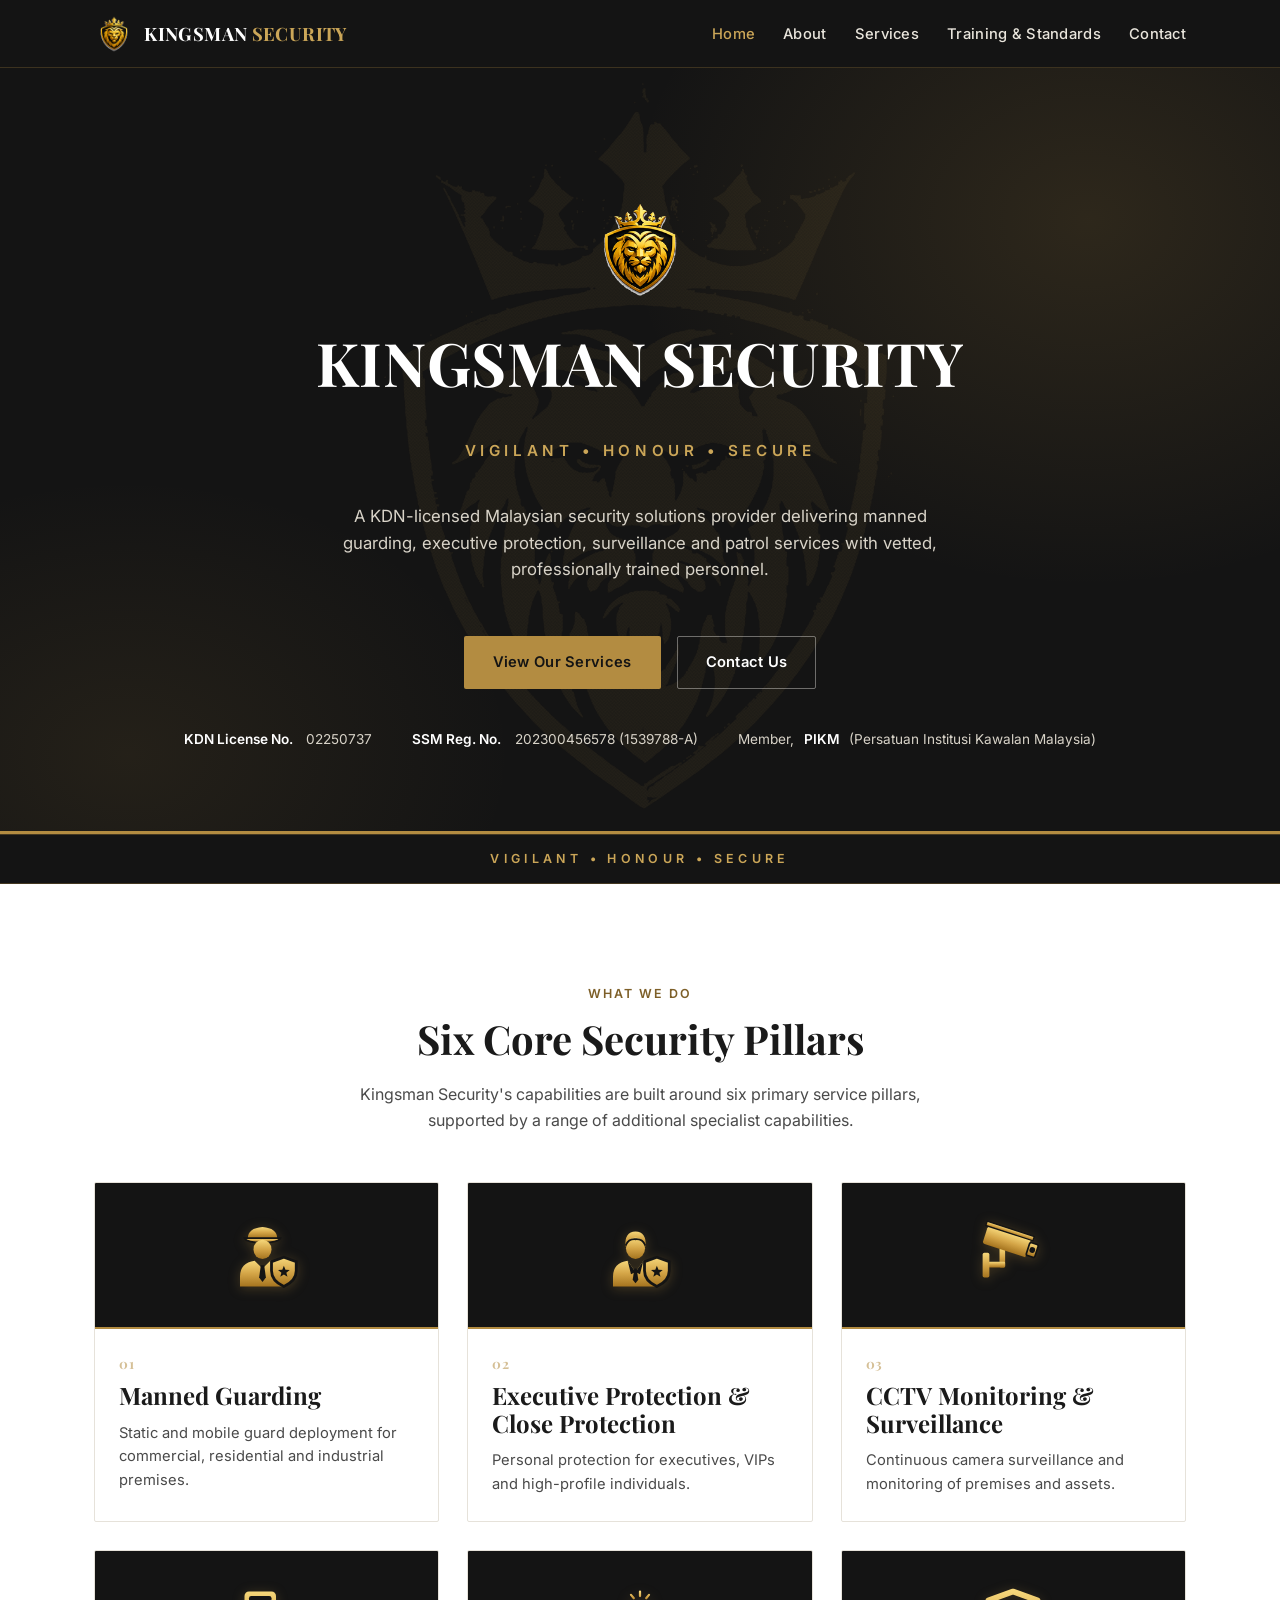
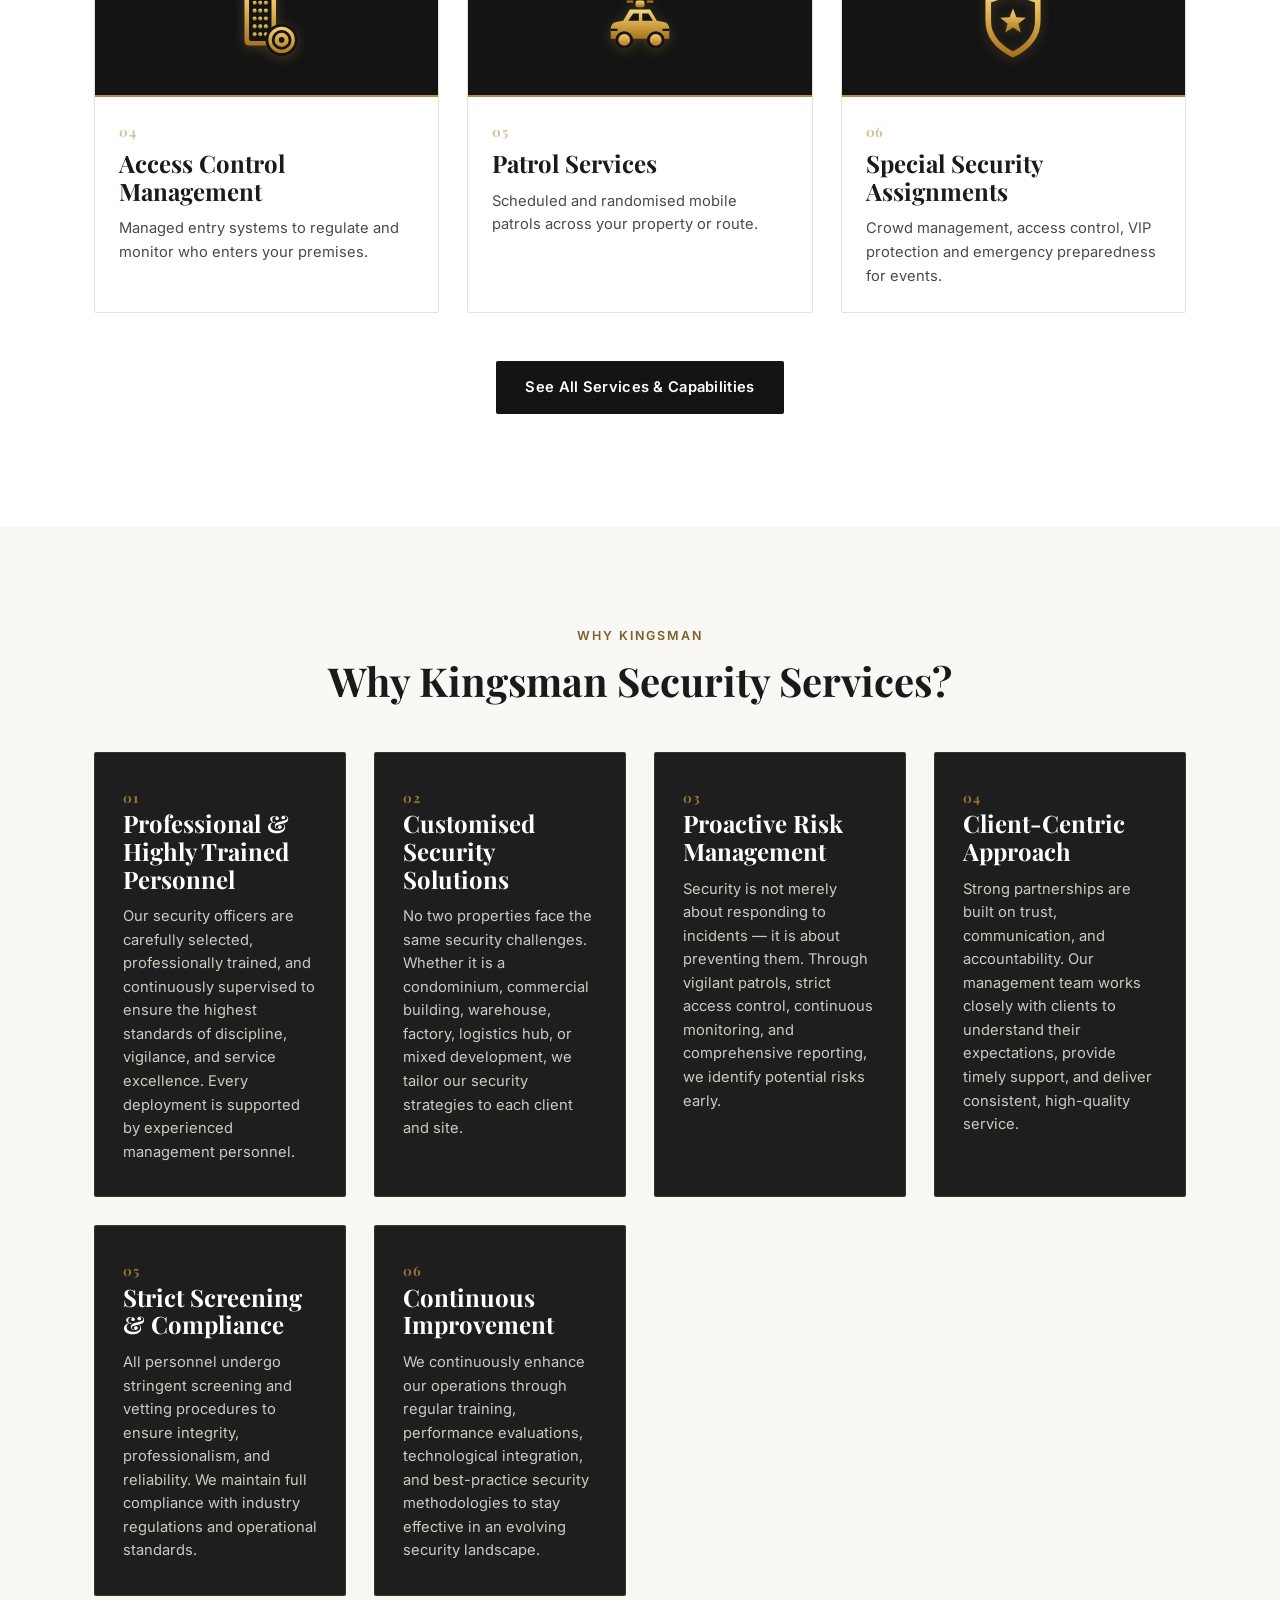
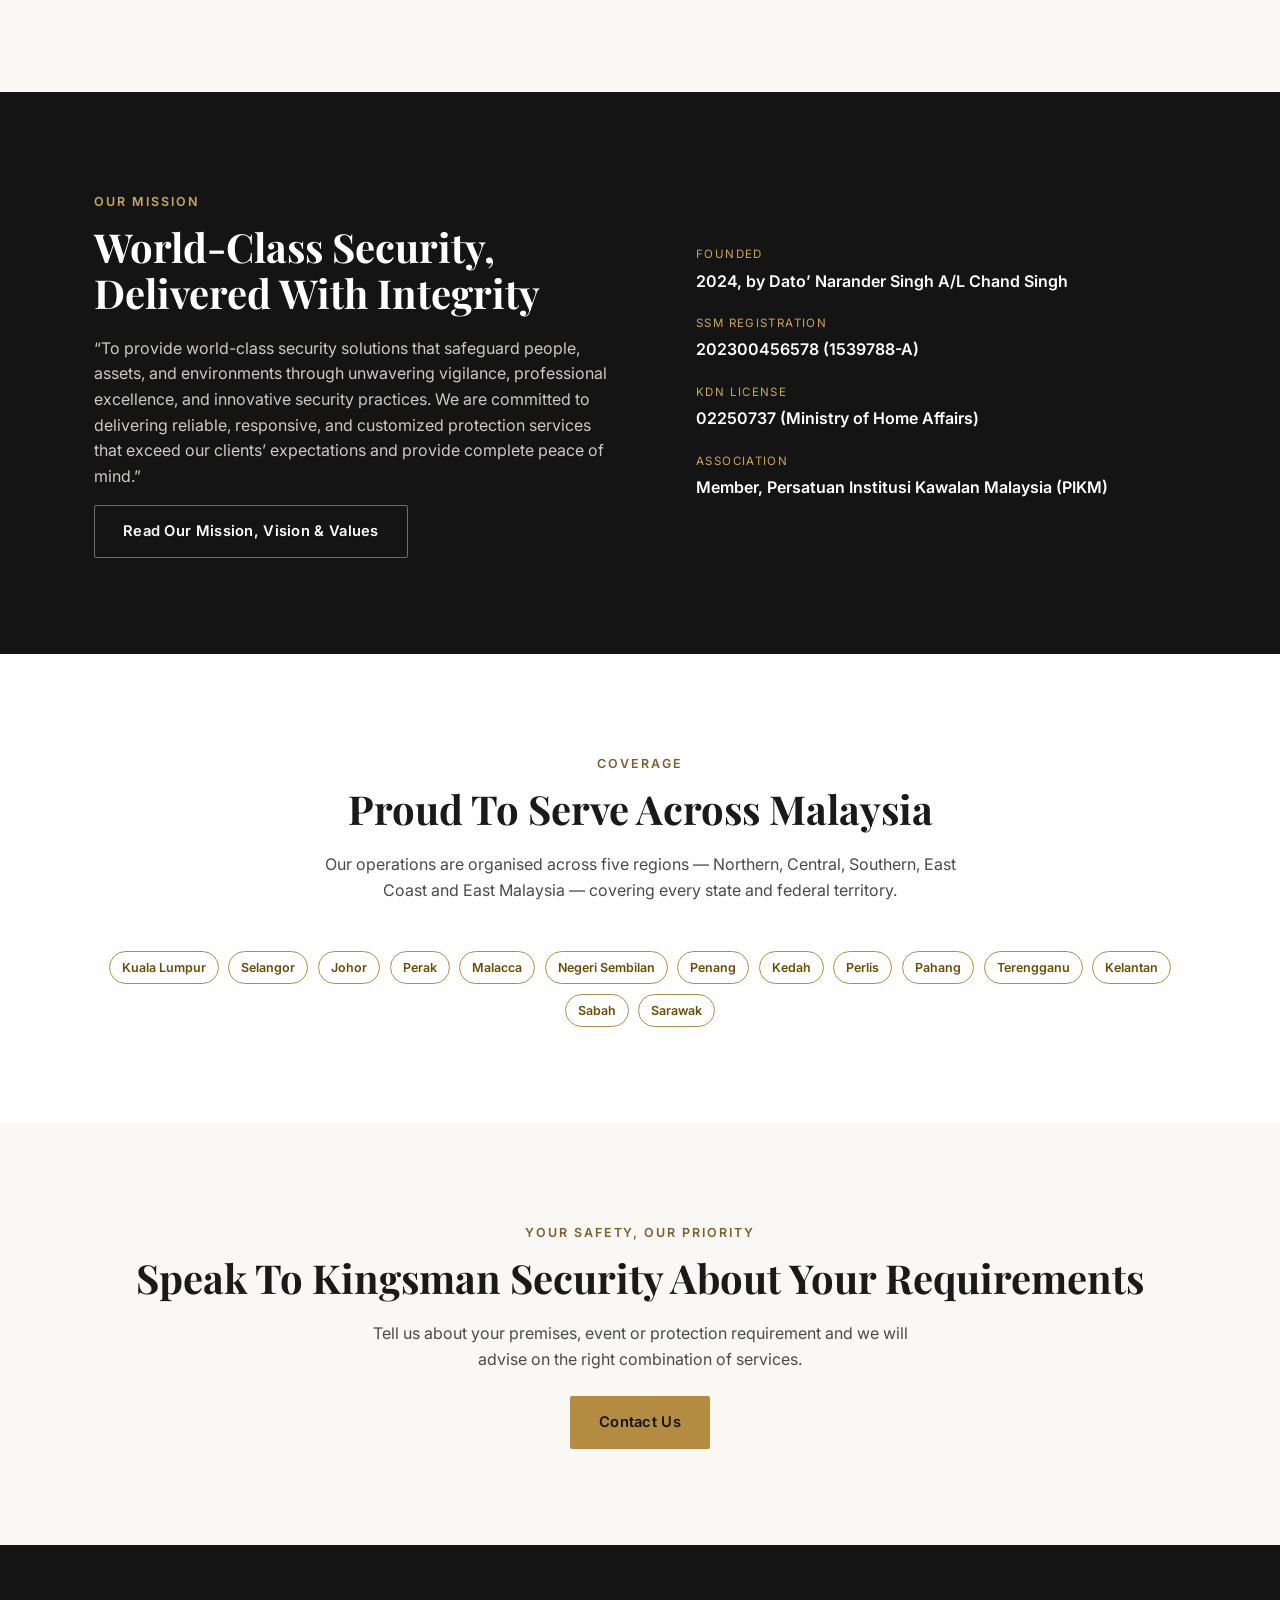
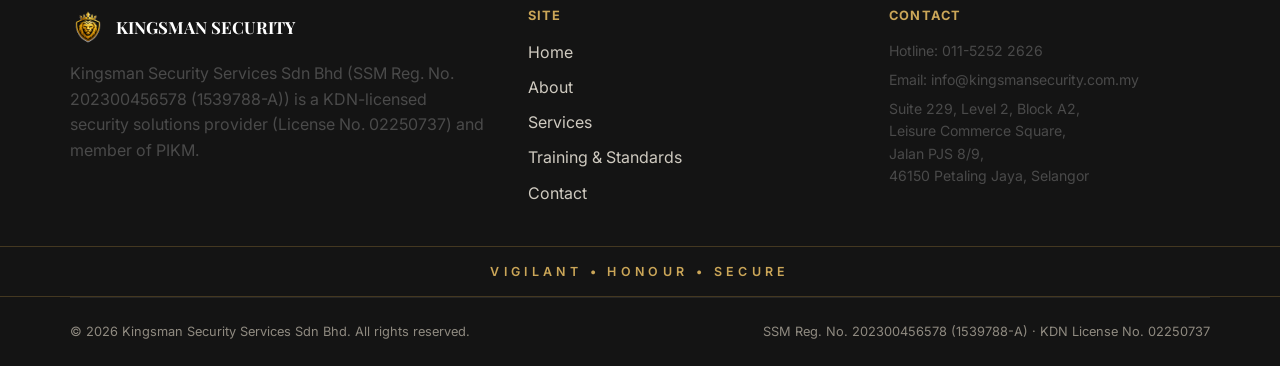
<file: index.html>
<!DOCTYPE html>
<html lang="en">
<head>
<meta charset="UTF-8">
<meta name="viewport" content="width=device-width, initial-scale=1.0">
<title>Kingsman Security Services Sdn Bhd | Licensed Manned Guarding &amp; Security Solutions Malaysia</title>
<meta name="description" content="Kingsman Security Services Sdn Bhd is a KDN-licensed Malaysian security provider offering manned guarding, executive protection, CCTV monitoring, access control, patrol services and event security. SSM Reg. No. 202300456578 (1539788-A).">
<link rel="canonical" href="https://www.kingsmansecurity.com.my/">

<meta property="og:type" content="website">
<meta property="og:site_name" content="Kingsman Security Services Sdn Bhd">
<meta property="og:title" content="Kingsman Security Services Sdn Bhd | Licensed Manned Guarding &amp; Security Solutions">
<meta property="og:description" content="KDN-licensed Malaysian security provider — manned guarding, executive protection, CCTV monitoring, access control, patrol services and event security.">
<meta property="og:url" content="https://www.kingsmansecurity.com.my/">
<meta property="og:image" content="https://www.kingsmansecurity.com.my/assets/og-share-image.jpg">
<meta property="og:image:width" content="1200">
<meta property="og:image:height" content="630">
<meta name="twitter:card" content="summary_large_image">

<link rel="icon" type="image/png" sizes="32x32" href="assets/favicon-32.png">
<link rel="icon" type="image/png" sizes="16x16" href="assets/favicon-16.png">
<link rel="apple-touch-icon" href="assets/apple-touch-icon.png">

<link rel="preconnect" href="https://fonts.googleapis.com">
<link rel="preconnect" href="https://fonts.gstatic.com" crossorigin>
<link href="https://fonts.googleapis.com/css2?family=Playfair+Display:wght@700;800&amp;family=Inter:wght@400;500;600;700&amp;display=swap" rel="stylesheet">
<link rel="stylesheet" href="styles.css">
</head>
<body>
<a class="skip-link" href="#main">Skip to content</a>

<header class="site-header">
  <div class="container">
    <a class="brand" href="index.html">
      <img src="assets/apple-touch-icon.png" alt="Kingsman Security lion-crest logo" width="40" height="40">
      <span class="brand-name">KINGSMAN <span>SECURITY</span></span>
    </a>
    <button class="nav-toggle" aria-label="Toggle navigation" aria-expanded="false">&#9776;</button>
    <nav class="main-nav" aria-label="Primary">
      <ul>
        <li><a href="index.html" aria-current="page">Home</a></li>
        <li><a href="about.html">About</a></li>
        <li><a href="services.html">Services</a></li>
        <li><a href="training-standards.html">Training &amp; Standards</a></li>
        <li><a href="contact.html">Contact</a></li>
      </ul>
    </nav>
  </div>
</header>

<main id="main">

  <section class="hero">
    <div class="container hero-inner">
      <img class="hero-crest" src="assets/apple-touch-icon.png" alt="Kingsman Security lion-crest logo" width="108" height="108">
      <h1>KINGSMAN SECURITY</h1>
      <p class="tagline">Vigilant &bull; Honour &bull; Secure</p>
      <p class="lede">A KDN-licensed Malaysian security solutions provider delivering manned guarding, executive protection, surveillance and patrol services with vetted, professionally trained personnel.</p>
      <div class="hero-actions">
        <a class="btn btn-gold" href="services.html">View Our Services</a>
        <a class="btn btn-outline" href="contact.html">Contact Us</a>
      </div>
      <div class="trust-bar">
        <div class="trust-item"><strong>KDN License No.</strong>&nbsp;02250737</div>
        <div class="trust-item"><strong>SSM Reg. No.</strong>&nbsp;202300456578 (1539788-A)</div>
        <div class="trust-item">Member, <strong>PIKM</strong> (Persatuan Institusi Kawalan Malaysia)</div>
      </div>
    </div>
  </section>

  <div class="motif-strip">Vigilant &bull; Honour &bull; Secure</div>

  <section class="section">
    <div class="container">
      <div class="section-head">
        <span class="eyebrow">What We Do</span>
        <h2>Six Core Security Pillars</h2>
        <p>Kingsman Security's capabilities are built around six primary service pillars, supported by a range of additional specialist capabilities.</p>
      </div>
  <svg width="0" height="0" style="position:absolute" aria-hidden="true" focusable="false">
    <defs>
      <linearGradient id="gold-grad" x1="0" y1="0" x2="0" y2="1">
        <stop offset="0" stop-color="#f6d77a"/>
        <stop offset="0.5" stop-color="#d4a547"/>
        <stop offset="1" stop-color="#a5741f"/>
      </linearGradient>
    </defs>
  </svg>
      <div class="grid">
        <a class="card" href="services.html#unarmed-guard">
          <div class="card-icon"><svg viewBox="0 0 64 64" width="72" height="72" aria-hidden="true" focusable="false">
      <path d="M15 17 Q15 8 28 7 Q41 8 41 17 Z" fill="url(#gold-grad)"/>
      <path d="M12 17 H44 Q42 21 28 21 Q14 21 12 17 Z" fill="url(#gold-grad)" stroke="#141414" stroke-width="1.5"/>
      <ellipse cx="28" cy="27" rx="8" ry="8.5" fill="url(#gold-grad)"/>
      <path d="M8 60 V51 Q8 39 21 37 L28 44 L35 37 Q48 39 48 51 V60 Z" fill="url(#gold-grad)"/>
      <path d="M26.5 41 H29.5 L31 52 L28 56 L25 52 Z" fill="#141414"/>
      <path d="M47 34 L58 38 V46 Q58 55 47 60 Q36 55 36 46 V38 Z" fill="url(#gold-grad)" stroke="#141414" stroke-width="2.5"/><path d="M47.0,41.5 L48.4,45.1 L52.2,45.3 L49.2,47.7 L50.2,51.4 L47.0,49.3 L43.8,51.4 L44.8,47.7 L41.8,45.3 L45.6,45.1 Z" fill="#141414"/>
          </svg></div>
          <div class="card-body">
            <span class="card-index">01</span>
            <h3>Manned Guarding</h3>
            <p>Static and mobile guard deployment for commercial, residential and industrial premises.</p>
          </div>
        </a>
        <a class="card" href="services.html#bodyguard">
          <div class="card-icon"><svg viewBox="0 0 64 64" width="72" height="72" aria-hidden="true" focusable="false">
      <path d="M19 25 Q18 11 28 11 Q38 11 37 25 Q36 17 28 17 Q20 17 19 25 Z" fill="url(#gold-grad)"/>
      <ellipse cx="28" cy="26" rx="8.5" ry="9.5" fill="url(#gold-grad)"/>
      <path d="M19.5 23 Q22 17.5 28 18 Q34 17.5 36.5 23" fill="none" stroke="#141414" stroke-width="1.6" stroke-linecap="round"/>
      <path d="M8 60 V51 Q8 39 21 37 L28 47 L35 37 Q48 39 48 51 V60 Z" fill="url(#gold-grad)"/>
      <path d="M21 37 L28 47 L24 49 Z M35 37 L28 47 L32 49 Z" fill="#141414"/>
      <path d="M27 44 H29 L30.5 54 L28 57 L25.5 54 Z" fill="#141414"/>
      <path d="M47 34 L58 38 V46 Q58 55 47 60 Q36 55 36 46 V38 Z" fill="url(#gold-grad)" stroke="#141414" stroke-width="2.5"/><path d="M47.0,41.5 L48.4,45.1 L52.2,45.3 L49.2,47.7 L50.2,51.4 L47.0,49.3 L43.8,51.4 L44.8,47.7 L41.8,45.3 L45.6,45.1 Z" fill="#141414"/>
          </svg></div>
          <div class="card-body">
            <span class="card-index">02</span>
            <h3>Executive Protection &amp; Close Protection</h3>
            <p>Personal protection for executives, VIPs and high-profile individuals.</p>
          </div>
        </a>
        <a class="card" href="services.html#cctv-monitoring">
          <div class="card-icon"><svg viewBox="0 0 64 64" width="72" height="72" aria-hidden="true" focusable="false">
      <rect x="20" y="26" width="5" height="17" rx="1" fill="url(#gold-grad)"/>
      <rect x="10" y="38" width="15" height="5" rx="1" fill="url(#gold-grad)"/>
      <rect x="5" y="30" width="6" height="22" rx="1.5" fill="url(#gold-grad)"/>
      <g transform="rotate(18 32 22)">
      <path d="M8 14 H46 V30 H8 Q6 30 6 28 V16 Q6 14 8 14 Z" fill="url(#gold-grad)"/>
      <path d="M4 10 H48 V14 H4 Z" fill="url(#gold-grad)" stroke="#141414" stroke-width="1.2"/>
      <rect x="46" y="16" width="8" height="12" rx="1.5" fill="url(#gold-grad)" stroke="#141414" stroke-width="1.5"/>
      <circle cx="50" cy="22" r="2.5" fill="#141414"/>
      </g>
          </svg></div>
          <div class="card-body">
            <span class="card-index">03</span>
            <h3>CCTV Monitoring &amp; Surveillance</h3>
            <p>Continuous camera surveillance and monitoring of premises and assets.</p>
          </div>
        </a>
        <a class="card" href="services.html#access-control">
          <div class="card-icon"><svg viewBox="0 0 64 64" width="72" height="72" aria-hidden="true" focusable="false">
      <rect x="12" y="4" width="28" height="48" rx="4" fill="url(#gold-grad)"/>
      <rect x="16" y="8" width="20" height="40" rx="2" fill="#141414"/>
      <circle cx="21" cy="14" r="1.8" fill="url(#gold-grad)"/><circle cx="26" cy="14" r="1.8" fill="url(#gold-grad)"/><circle cx="31" cy="14" r="1.8" fill="url(#gold-grad)"/><circle cx="21" cy="21" r="1.8" fill="url(#gold-grad)"/><circle cx="26" cy="21" r="1.8" fill="url(#gold-grad)"/><circle cx="31" cy="21" r="1.8" fill="url(#gold-grad)"/><circle cx="21" cy="28" r="1.8" fill="url(#gold-grad)"/><circle cx="26" cy="28" r="1.8" fill="url(#gold-grad)"/><circle cx="31" cy="28" r="1.8" fill="url(#gold-grad)"/><circle cx="21" cy="35" r="1.8" fill="url(#gold-grad)"/><circle cx="26" cy="35" r="1.8" fill="url(#gold-grad)"/><circle cx="31" cy="35" r="1.8" fill="url(#gold-grad)"/><circle cx="21" cy="42" r="1.8" fill="url(#gold-grad)"/><circle cx="26" cy="42" r="1.8" fill="url(#gold-grad)"/><circle cx="31" cy="42" r="1.8" fill="url(#gold-grad)"/>
      <circle cx="45" cy="47" r="13" fill="url(#gold-grad)" stroke="#141414" stroke-width="2.5"/>
      <circle cx="45" cy="47" r="7.5" fill="none" stroke="#141414" stroke-width="2.5"/>
      <circle cx="45" cy="47" r="2.5" fill="#141414"/>
          </svg></div>
          <div class="card-body">
            <span class="card-index">04</span>
            <h3>Access Control Management</h3>
            <p>Managed entry systems to regulate and monitor who enters your premises.</p>
          </div>
        </a>
        <a class="card" href="services.html#dedicated-patrolling">
          <div class="card-icon"><svg viewBox="0 0 64 64" width="72" height="72" aria-hidden="true" focusable="false">
      <rect x="28" y="12" width="8" height="6" rx="2" fill="url(#gold-grad)"/>
      <path d="M32 4 V8 M24 7 L26.5 10 M40 7 L37.5 10 M21 13 H25 M39 13 H43" stroke="url(#gold-grad)" stroke-width="2" stroke-linecap="round"/>
      <path d="M6 46 V37 Q6 32 11 31 L17 30 L23 20 H41 L47 30 L53 31 Q58 32 58 37 V46 Z" fill="url(#gold-grad)"/>
      <path d="M26 23.5 H31 V30 H21.5 Z M34 23.5 H39.5 L43.5 30 H34 Z" fill="#141414"/>
      <path d="M6 38 H12 M52 38 H58" stroke="#141414" stroke-width="2"/>
      <circle cx="18" cy="47" r="6.5" fill="url(#gold-grad)" stroke="#141414" stroke-width="2.5"/>
      <circle cx="46" cy="47" r="6.5" fill="url(#gold-grad)" stroke="#141414" stroke-width="2.5"/>
          </svg></div>
          <div class="card-body">
            <span class="card-index">05</span>
            <h3>Patrol Services</h3>
            <p>Scheduled and randomised mobile patrols across your property or route.</p>
          </div>
        </a>
        <a class="card" href="services.html#event-special-assignment">
          <div class="card-icon"><svg viewBox="0 0 64 64" width="72" height="72" aria-hidden="true" focusable="false">
      <path d="M32 4 L54 12 V30 Q54 49 32 60 Q10 49 10 30 V12 Z" fill="none" stroke="url(#gold-grad)" stroke-width="5" stroke-linejoin="round"/>
      <path d="M32.0,19.0 L35.0,26.9 L43.4,27.3 L36.8,32.6 L39.1,40.7 L32.0,36.0 L24.9,40.7 L27.2,32.6 L20.6,27.3 L29.0,26.9 Z" fill="url(#gold-grad)"/>
          </svg></div>
          <div class="card-body">
            <span class="card-index">06</span>
            <h3>Special Security Assignments</h3>
            <p>Crowd management, access control, VIP protection and emergency preparedness for events.</p>
          </div>
        </a>
      </div>
      <p class="text-center mt-lg"><a class="btn btn-dark" href="services.html">See All Services &amp; Capabilities</a></p>
    </div>
  </section>

  <section class="section section--alt">
    <div class="container">
      <div class="section-head">
        <span class="eyebrow">Why Kingsman</span>
        <h2>Why Kingsman Security Services?</h2>
      </div>
      <div class="grid grid--3">
        <div class="pillar-card">
          <span class="card-index">01</span>
          <h3>Professional &amp; Highly Trained Personnel</h3>
          <p>Our security officers are carefully selected, professionally trained, and continuously supervised to ensure the highest standards of discipline, vigilance, and service excellence. Every deployment is supported by experienced management personnel.</p>
        </div>
        <div class="pillar-card">
          <span class="card-index">02</span>
          <h3>Customised Security Solutions</h3>
          <p>No two properties face the same security challenges. Whether it is a condominium, commercial building, warehouse, factory, logistics hub, or mixed development, we tailor our security strategies to each client and site.</p>
        </div>
        <div class="pillar-card">
          <span class="card-index">03</span>
          <h3>Proactive Risk Management</h3>
          <p>Security is not merely about responding to incidents &mdash; it is about preventing them. Through vigilant patrols, strict access control, continuous monitoring, and comprehensive reporting, we identify potential risks early.</p>
        </div>
        <div class="pillar-card">
          <span class="card-index">04</span>
          <h3>Client-Centric Approach</h3>
          <p>Strong partnerships are built on trust, communication, and accountability. Our management team works closely with clients to understand their expectations, provide timely support, and deliver consistent, high-quality service.</p>
        </div>
        <div class="pillar-card">
          <span class="card-index">05</span>
          <h3>Strict Screening &amp; Compliance</h3>
          <p>All personnel undergo stringent screening and vetting procedures to ensure integrity, professionalism, and reliability. We maintain full compliance with industry regulations and operational standards.</p>
        </div>
        <div class="pillar-card">
          <span class="card-index">06</span>
          <h3>Continuous Improvement</h3>
          <p>We continuously enhance our operations through regular training, performance evaluations, technological integration, and best-practice security methodologies to stay effective in an evolving security landscape.</p>
        </div>
      </div>
    </div>
  </section>

  <section class="section section--dark">
    <div class="container two-col">
      <div>
        <span class="eyebrow">Our Mission</span>
        <h2>World-Class Security, Delivered With Integrity</h2>
        <p>&ldquo;To provide world-class security solutions that safeguard people, assets, and environments through unwavering vigilance, professional excellence, and innovative security practices. We are committed to delivering reliable, responsive, and customized protection services that exceed our clients&rsquo; expectations and provide complete peace of mind.&rdquo;</p>
        <a class="btn btn-outline" href="about.html">Read Our Mission, Vision &amp; Values</a>
      </div>
      <dl class="credential-box">
        <div>
          <dt>Founded</dt>
          <dd>2024, by Dato&rsquo; Narander Singh A/L Chand Singh</dd>
        </div>
        <div>
          <dt>SSM Registration</dt>
          <dd>202300456578 (1539788-A)</dd>
        </div>
        <div>
          <dt>KDN License</dt>
          <dd>02250737 (Ministry of Home Affairs)</dd>
        </div>
        <div>
          <dt>Association</dt>
          <dd>Member, Persatuan Institusi Kawalan Malaysia (PIKM)</dd>
        </div>
      </dl>
    </div>
  </section>

  <section class="section">
    <div class="container">
      <div class="section-head">
        <span class="eyebrow">Coverage</span>
        <h2>Proud To Serve Across Malaysia</h2>
        <p>Our operations are organised across five regions &mdash; Northern, Central, Southern, East Coast and East Malaysia &mdash; covering every state and federal territory.</p>
      </div>
      <div class="tag-list" style="justify-content:center;">
        <span class="tag">Kuala Lumpur</span>
        <span class="tag">Selangor</span>
        <span class="tag">Johor</span>
        <span class="tag">Perak</span>
        <span class="tag">Malacca</span>
        <span class="tag">Negeri Sembilan</span>
        <span class="tag">Penang</span>
        <span class="tag">Kedah</span>
        <span class="tag">Perlis</span>
        <span class="tag">Pahang</span>
        <span class="tag">Terengganu</span>
        <span class="tag">Kelantan</span>
        <span class="tag">Sabah</span>
        <span class="tag">Sarawak</span>
      </div>
    </div>
  </section>

  <section class="section section--alt">
    <div class="container text-center">
      <span class="eyebrow">Your Safety, Our Priority</span>
      <h2>Speak To Kingsman Security About Your Requirements</h2>
      <p style="max-width:560px;margin:0 auto 1.5rem;">Tell us about your premises, event or protection requirement and we will advise on the right combination of services.</p>
      <a class="btn btn-gold" href="contact.html">Contact Us</a>
    </div>
  </section>

</main>

<footer class="site-footer">
  <div class="container footer-top">
    <div>
      <div class="footer-brand">
        <img src="assets/apple-touch-icon.png" alt="Kingsman Security lion-crest logo" width="36" height="36">
        <span>KINGSMAN SECURITY</span>
      </div>
      <p>Kingsman Security Services Sdn Bhd (SSM Reg. No. 202300456578 (1539788-A)) is a KDN-licensed security solutions provider (License No. 02250737) and member of PIKM.</p>
    </div>
    <div class="footer-col">
      <h4>Site</h4>
      <ul>
        <li><a href="index.html">Home</a></li>
        <li><a href="about.html">About</a></li>
        <li><a href="services.html">Services</a></li>
        <li><a href="training-standards.html">Training &amp; Standards</a></li>
        <li><a href="contact.html">Contact</a></li>
      </ul>
    </div>
    <div class="footer-col">
      <h4>Contact</h4>
      <p>Hotline: <a href="tel:+60115252626">011-5252 2626</a></p>
      <p>Email: <a href="mailto:info@kingsmansecurity.com.my">info@kingsmansecurity.com.my</a></p>
      <p>Suite 229, Level 2, Block A2,<br>Leisure Commerce Square,<br>Jalan PJS 8/9,<br>46150 Petaling Jaya, Selangor</p>
    </div>
  </div>
  <div class="motif-strip">Vigilant &bull; Honour &bull; Secure</div>
  <div class="container footer-bottom">
    <span>&copy; <span data-year>2026</span> Kingsman Security Services Sdn Bhd. All rights reserved.</span>
    <span>SSM Reg. No. 202300456578 (1539788-A) &middot; KDN License No. 02250737</span>
  </div>
</footer>

<script src="script.js"></script>
</body>
</html>
</file>
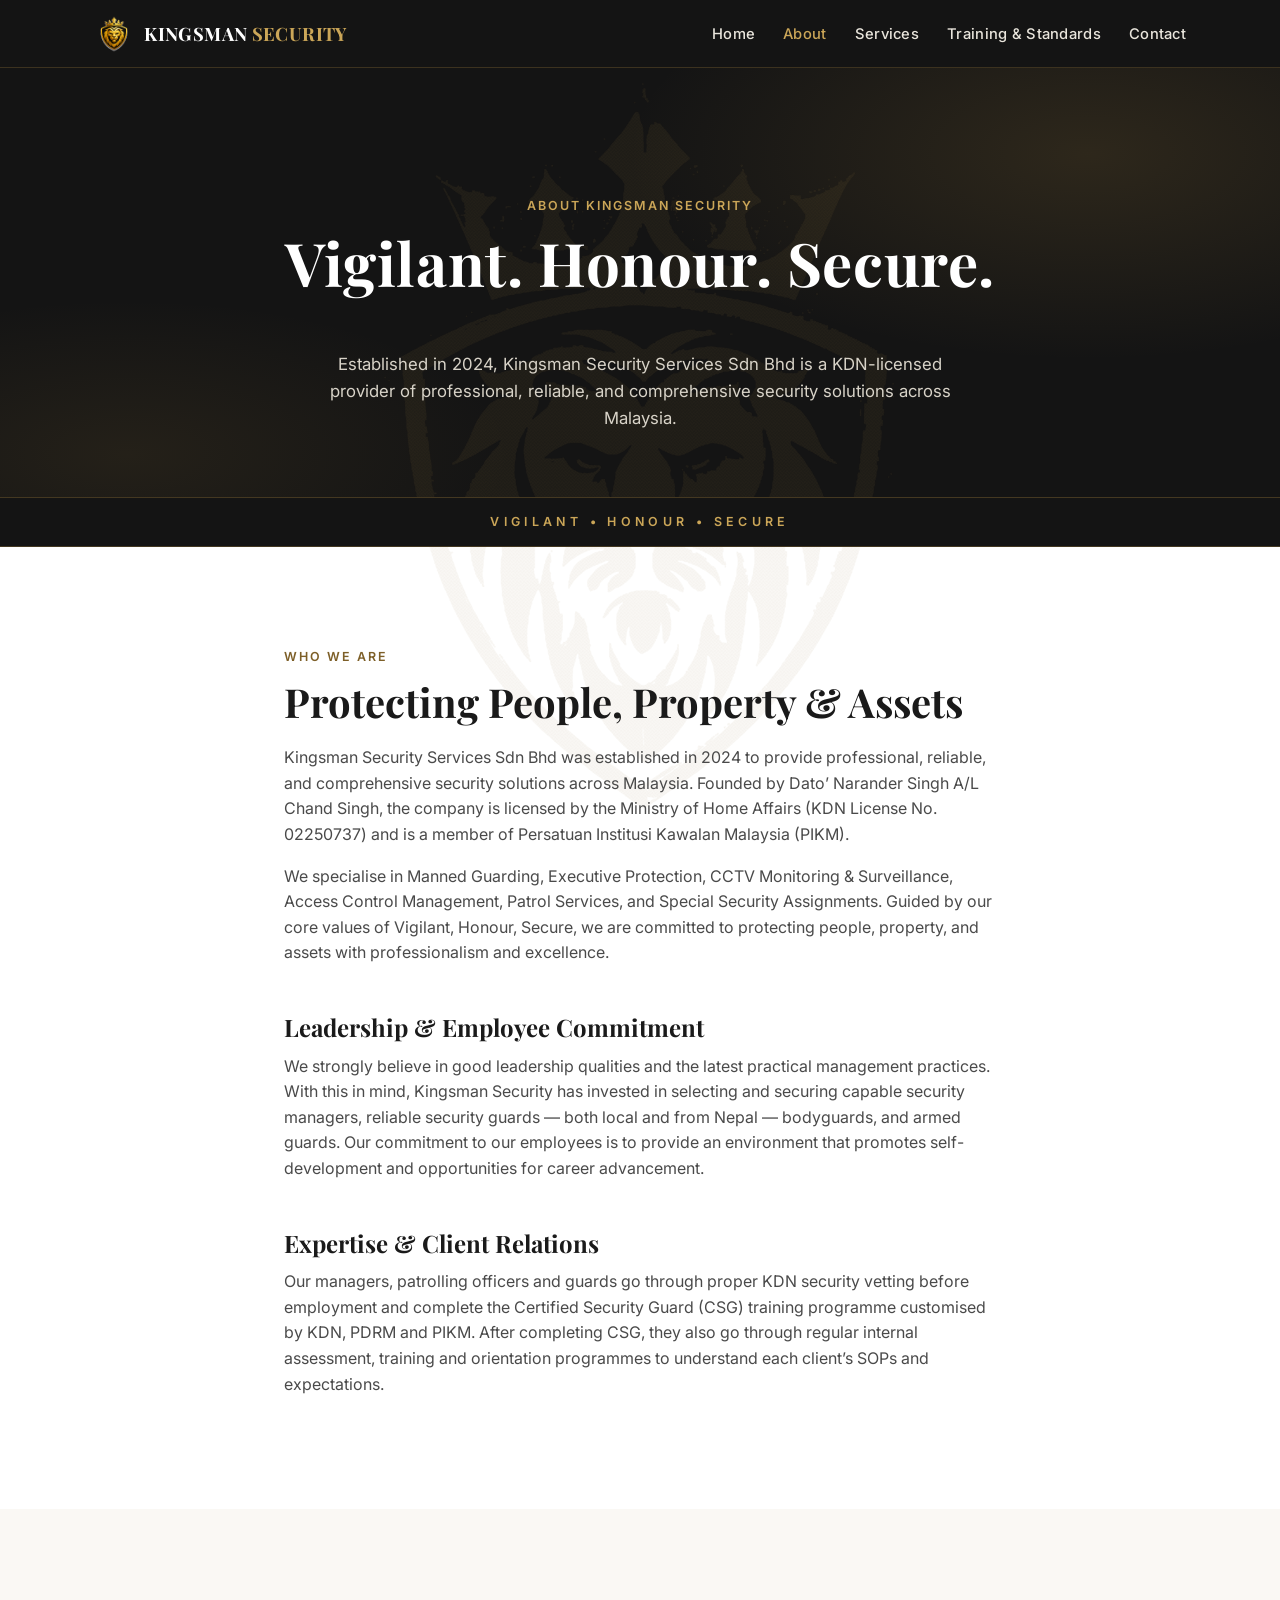
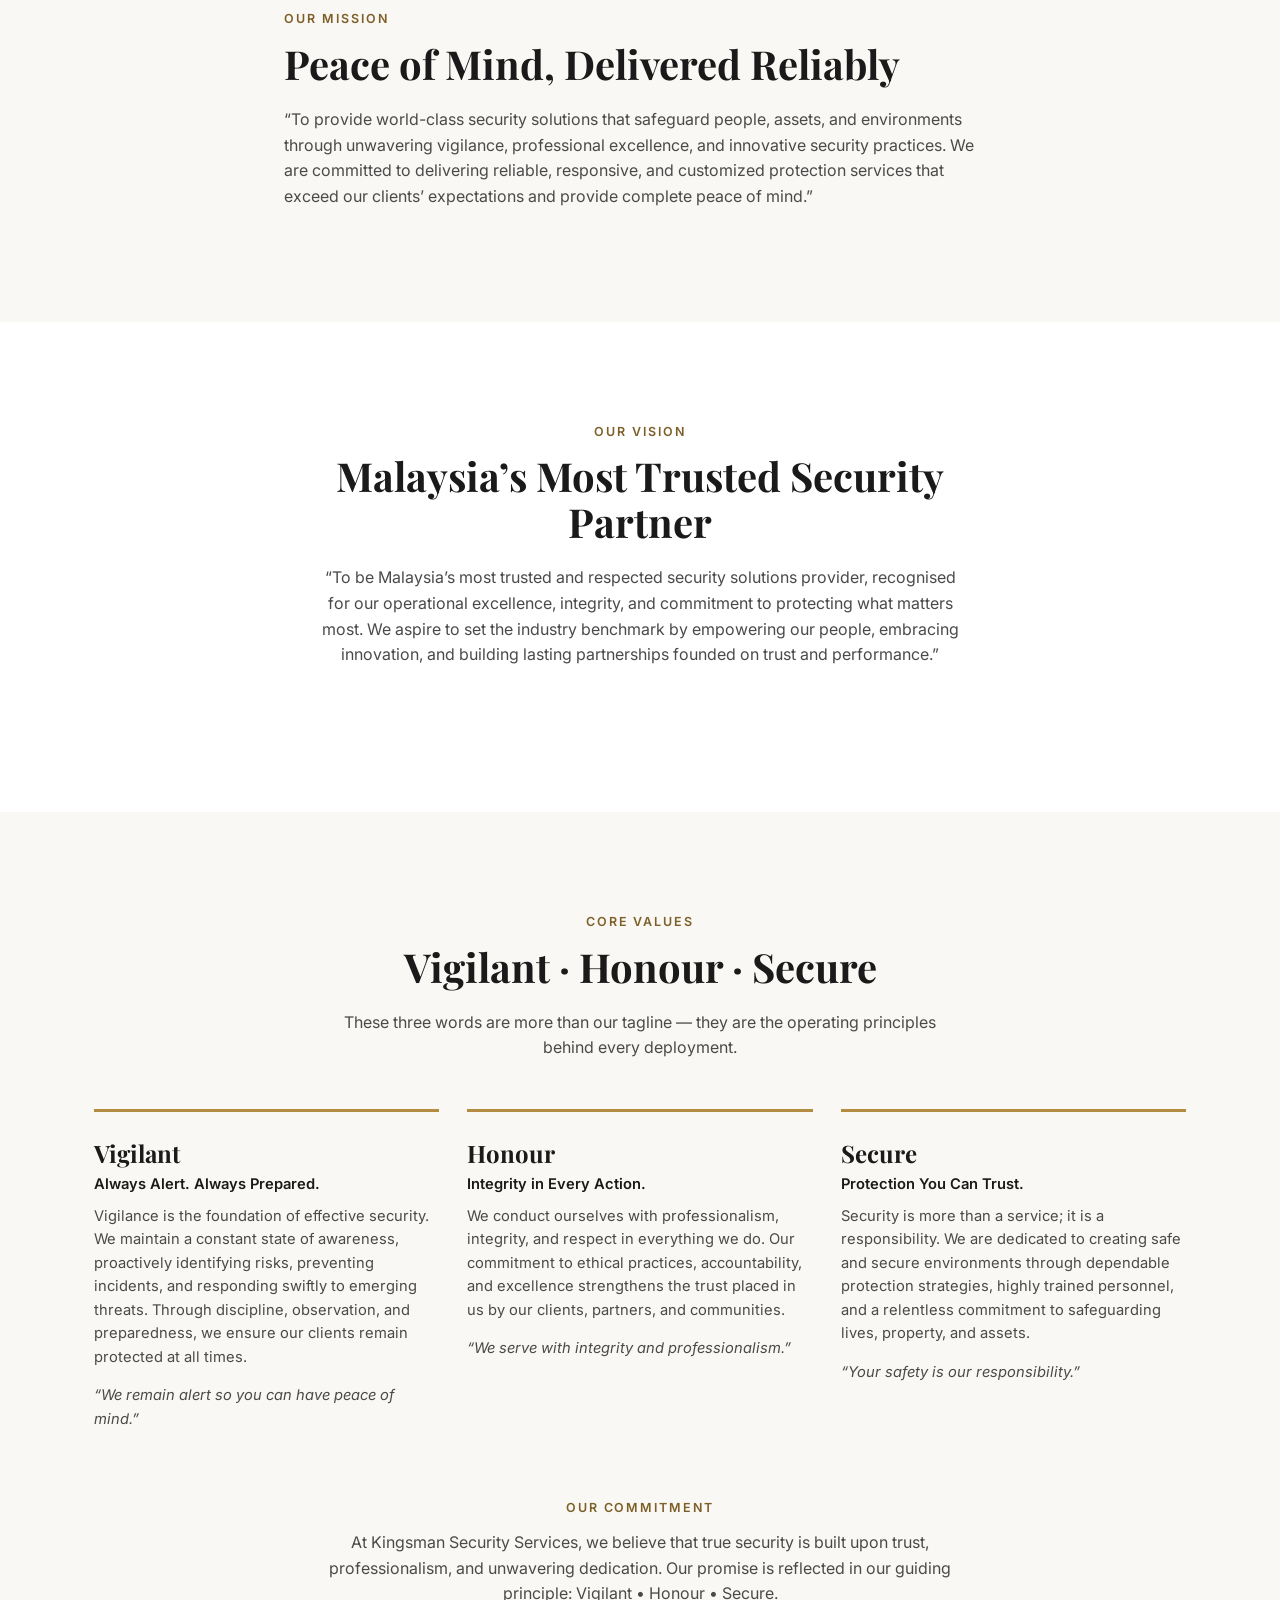
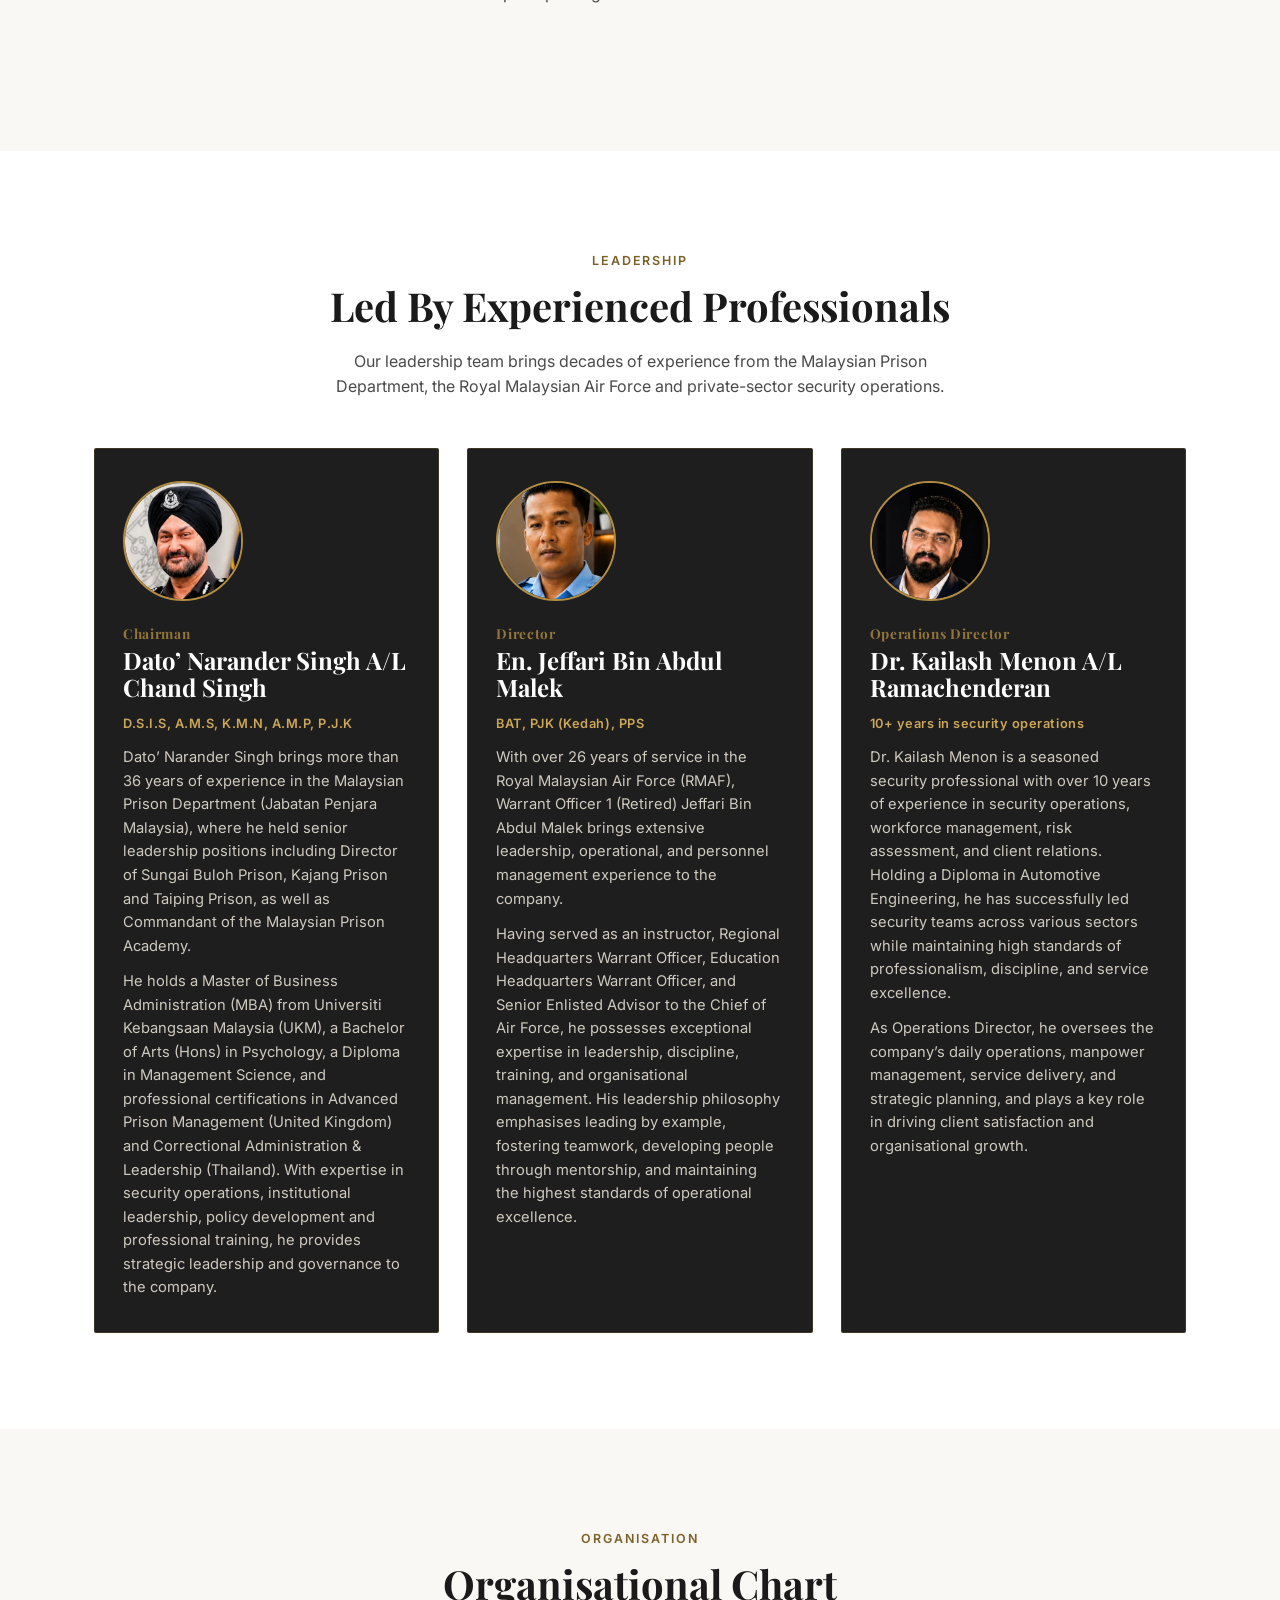
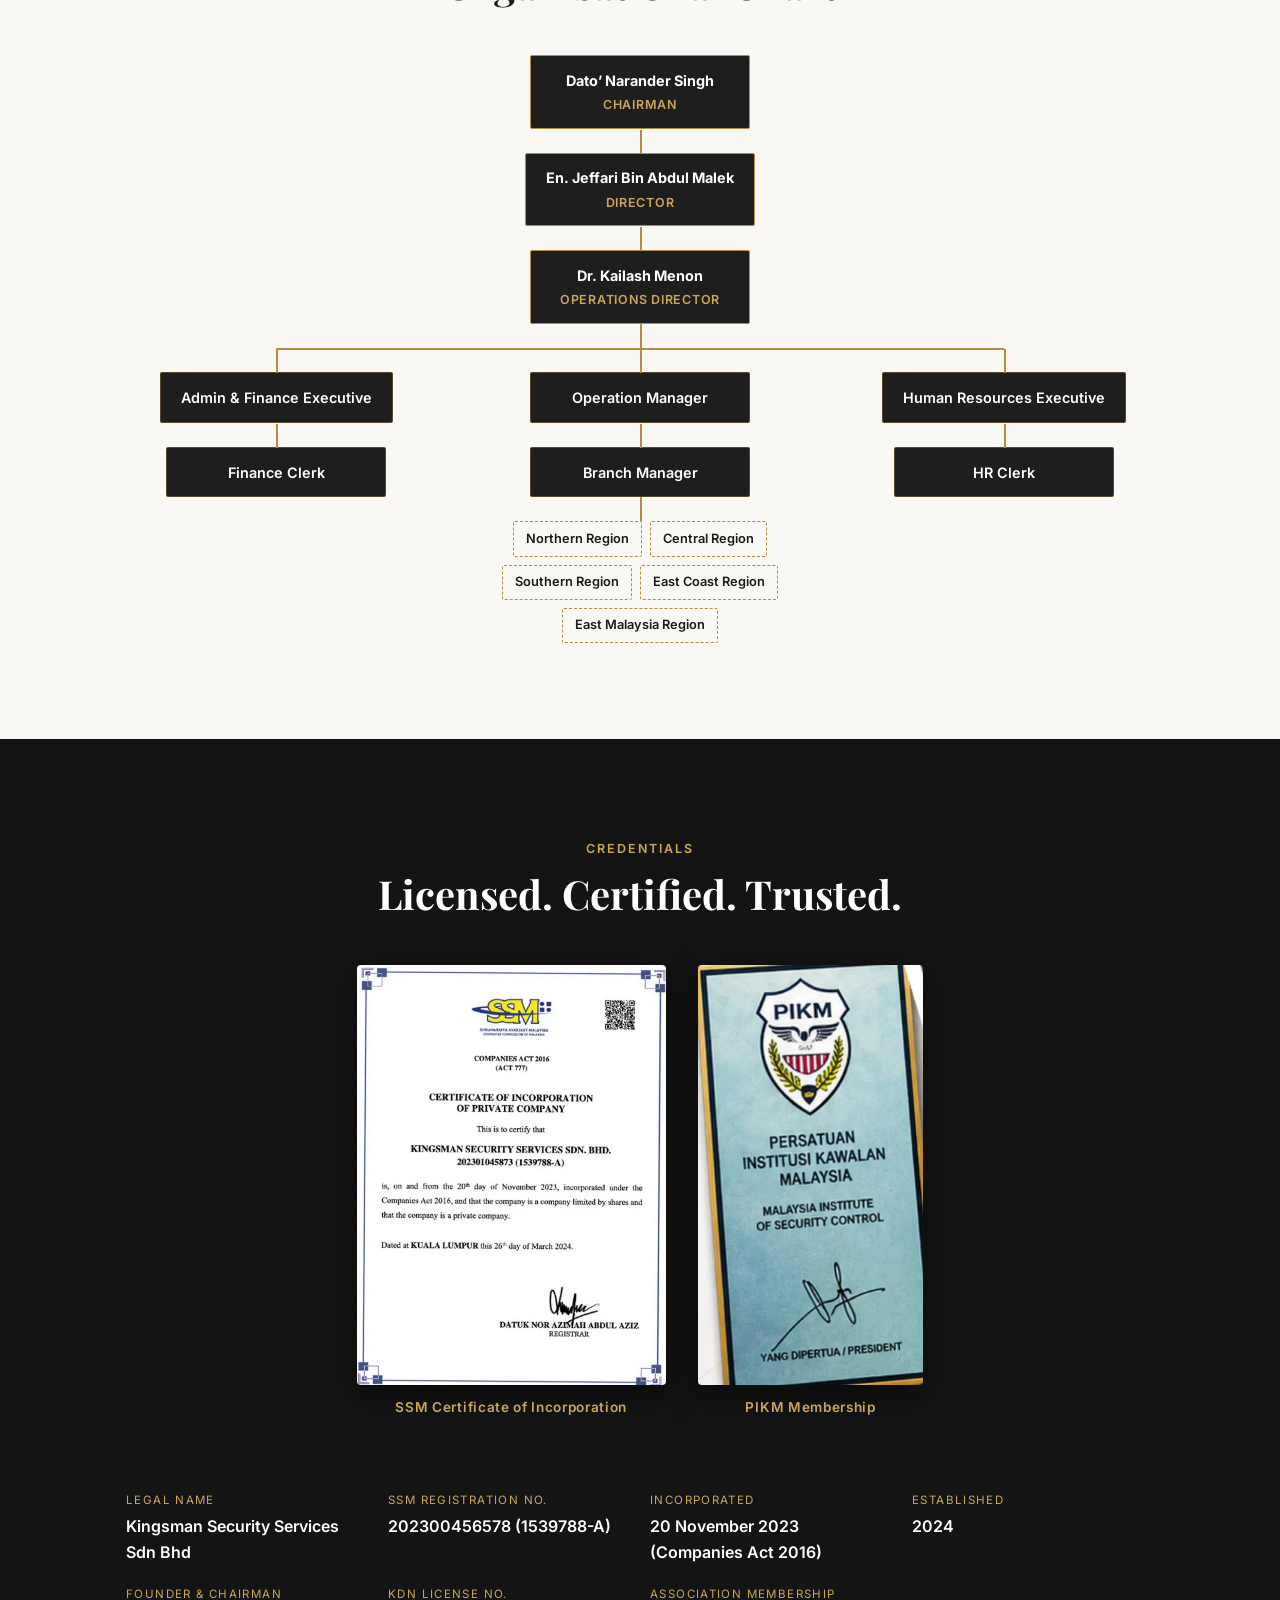
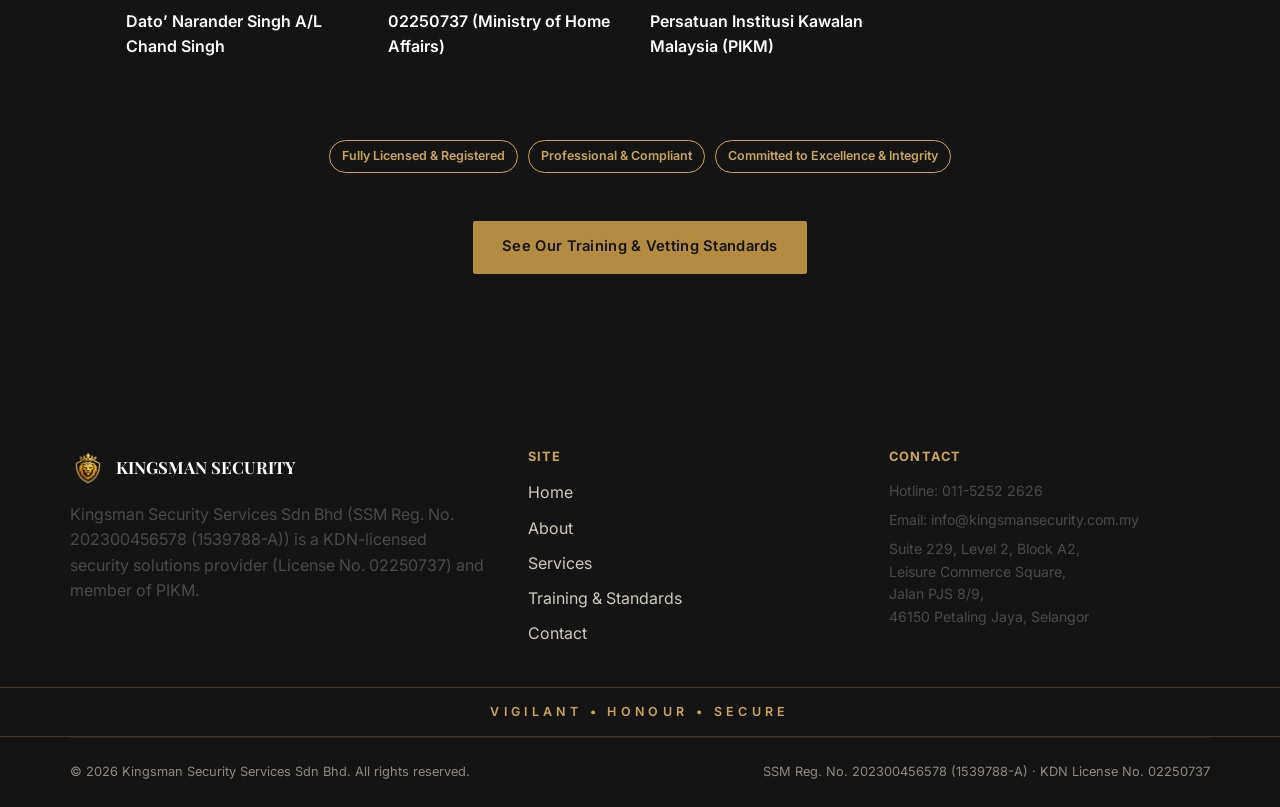
<file: about.html>
<!DOCTYPE html>
<html lang="en">
<head>
<meta charset="UTF-8">
<meta name="viewport" content="width=device-width, initial-scale=1.0">
<title>About Us | Kingsman Security Services Sdn Bhd</title>
<meta name="description" content="Kingsman Security Services Sdn Bhd (SSM Reg. No. 202300456578 (1539788-A)) — founded 2024 by Dato' Narander Singh A/L Chand Singh. Our mission, vision, core values, leadership team and KDN-licensed credentials.">
<link rel="canonical" href="https://www.kingsmansecurity.com.my/about.html">

<meta property="og:type" content="website">
<meta property="og:site_name" content="Kingsman Security Services Sdn Bhd">
<meta property="og:title" content="About Kingsman Security Services Sdn Bhd">
<meta property="og:description" content="Our mission, vision, core values and KDN-licensed, PIKM-affiliated credentials.">
<meta property="og:url" content="https://www.kingsmansecurity.com.my/about.html">
<meta property="og:image" content="https://www.kingsmansecurity.com.my/assets/og-share-image.jpg">
<meta property="og:image:width" content="1200">
<meta property="og:image:height" content="630">
<meta name="twitter:card" content="summary_large_image">

<link rel="icon" type="image/png" sizes="32x32" href="assets/favicon-32.png">
<link rel="icon" type="image/png" sizes="16x16" href="assets/favicon-16.png">
<link rel="apple-touch-icon" href="assets/apple-touch-icon.png">

<link rel="preconnect" href="https://fonts.googleapis.com">
<link rel="preconnect" href="https://fonts.gstatic.com" crossorigin>
<link href="https://fonts.googleapis.com/css2?family=Playfair+Display:wght@700;800&amp;family=Inter:wght@400;500;600;700&amp;display=swap" rel="stylesheet">
<link rel="stylesheet" href="styles.css">
</head>
<body>
<a class="skip-link" href="#main">Skip to content</a>

<header class="site-header">
  <div class="container">
    <a class="brand" href="index.html">
      <img src="assets/apple-touch-icon.png" alt="Kingsman Security lion-crest logo" width="40" height="40">
      <span class="brand-name">KINGSMAN <span>SECURITY</span></span>
    </a>
    <button class="nav-toggle" aria-label="Toggle navigation" aria-expanded="false">&#9776;</button>
    <nav class="main-nav" aria-label="Primary">
      <ul>
        <li><a href="index.html">Home</a></li>
        <li><a href="about.html" aria-current="page">About</a></li>
        <li><a href="services.html">Services</a></li>
        <li><a href="training-standards.html">Training &amp; Standards</a></li>
        <li><a href="contact.html">Contact</a></li>
      </ul>
    </nav>
  </div>
</header>

<main id="main">

  <section class="hero" style="border-bottom:none;">
    <div class="container hero-inner" style="padding-bottom:3rem;">
      <span class="eyebrow" style="color:var(--gold-light);">About Kingsman Security</span>
      <h1>Vigilant. Honour. Secure.</h1>
      <p class="lede">Established in 2024, Kingsman Security Services Sdn Bhd is a KDN-licensed provider of professional, reliable, and comprehensive security solutions across Malaysia.</p>
    </div>
  </section>

  <div class="motif-strip">Vigilant &bull; Honour &bull; Secure</div>

  <section class="section">
    <div class="container" style="max-width:760px;">
      <span class="eyebrow">Who We Are</span>
      <h2>Protecting People, Property &amp; Assets</h2>
      <p>Kingsman Security Services Sdn Bhd was established in 2024 to provide professional, reliable, and comprehensive security solutions across Malaysia. Founded by Dato&rsquo; Narander Singh A/L Chand Singh, the company is licensed by the Ministry of Home Affairs (KDN License No. 02250737) and is a member of Persatuan Institusi Kawalan Malaysia (PIKM).</p>
      <p>We specialise in Manned Guarding, Executive Protection, CCTV Monitoring &amp; Surveillance, Access Control Management, Patrol Services, and Special Security Assignments. Guided by our core values of Vigilant, Honour, Secure, we are committed to protecting people, property, and assets with professionalism and excellence.</p>

      <h3 class="mt-lg">Leadership &amp; Employee Commitment</h3>
      <p>We strongly believe in good leadership qualities and the latest practical management practices. With this in mind, Kingsman Security has invested in selecting and securing capable security managers, reliable security guards &mdash; both local and from Nepal &mdash; bodyguards, and armed guards. Our commitment to our employees is to provide an environment that promotes self-development and opportunities for career advancement.</p>

      <h3 class="mt-lg">Expertise &amp; Client Relations</h3>
      <p>Our managers, patrolling officers and guards go through proper KDN security vetting before employment and complete the Certified Security Guard (CSG) training programme customised by KDN, PDRM and PIKM. After completing CSG, they also go through regular internal assessment, training and orientation programmes to understand each client&rsquo;s SOPs and expectations.</p>
    </div>
  </section>

  <section class="section section--alt">
    <div class="container" style="max-width:760px;">
      <span class="eyebrow">Our Mission</span>
      <h2>Peace of Mind, Delivered Reliably</h2>
      <p>&ldquo;To provide world-class security solutions that safeguard people, assets, and environments through unwavering vigilance, professional excellence, and innovative security practices. We are committed to delivering reliable, responsive, and customized protection services that exceed our clients&rsquo; expectations and provide complete peace of mind.&rdquo;</p>
    </div>
  </section>

  <section class="section">
    <div class="container">
      <div class="section-head">
        <span class="eyebrow">Our Vision</span>
        <h2>Malaysia&rsquo;s Most Trusted Security Partner</h2>
        <p>&ldquo;To be Malaysia&rsquo;s most trusted and respected security solutions provider, recognised for our operational excellence, integrity, and commitment to protecting what matters most. We aspire to set the industry benchmark by empowering our people, embracing innovation, and building lasting partnerships founded on trust and performance.&rdquo;</p>
      </div>
    </div>
  </section>

  <section class="section section--alt">
    <div class="container">
      <div class="section-head">
        <span class="eyebrow">Core Values</span>
        <h2>Vigilant &middot; Honour &middot; Secure</h2>
        <p>These three words are more than our tagline — they are the operating principles behind every deployment.</p>
      </div>
      <div class="grid grid--3">
        <div class="value-card">
          <h3>Vigilant</h3>
          <p class="value-line">Always Alert. Always Prepared.</p>
          <p>Vigilance is the foundation of effective security. We maintain a constant state of awareness, proactively identifying risks, preventing incidents, and responding swiftly to emerging threats. Through discipline, observation, and preparedness, we ensure our clients remain protected at all times.</p>
          <p><em>&ldquo;We remain alert so you can have peace of mind.&rdquo;</em></p>
        </div>
        <div class="value-card">
          <h3>Honour</h3>
          <p class="value-line">Integrity in Every Action.</p>
          <p>We conduct ourselves with professionalism, integrity, and respect in everything we do. Our commitment to ethical practices, accountability, and excellence strengthens the trust placed in us by our clients, partners, and communities.</p>
          <p><em>&ldquo;We serve with integrity and professionalism.&rdquo;</em></p>
        </div>
        <div class="value-card">
          <h3>Secure</h3>
          <p class="value-line">Protection You Can Trust.</p>
          <p>Security is more than a service; it is a responsibility. We are dedicated to creating safe and secure environments through dependable protection strategies, highly trained personnel, and a relentless commitment to safeguarding lives, property, and assets.</p>
          <p><em>&ldquo;Your safety is our responsibility.&rdquo;</em></p>
        </div>
      </div>

      <div class="section-head mt-lg">
        <span class="eyebrow">Our Commitment</span>
        <p>At Kingsman Security Services, we believe that true security is built upon trust, professionalism, and unwavering dedication. Our promise is reflected in our guiding principle: Vigilant &bull; Honour &bull; Secure.</p>
      </div>
    </div>
  </section>

  <section class="section">
    <div class="container">
      <div class="section-head">
        <span class="eyebrow">Leadership</span>
        <h2>Led By Experienced Professionals</h2>
        <p>Our leadership team brings decades of experience from the Malaysian Prison Department, the Royal Malaysian Air Force and private-sector security operations.</p>
      </div>
      <div class="grid grid--3">
        <div class="pillar-card">
          <img class="leader-photo" src="assets/leader-narander.webp" alt="Portrait of Dato' Narander Singh A/L Chand Singh, Chairman" width="320" height="320" loading="lazy">
          <span class="card-index">Chairman</span>
          <h3>Dato&rsquo; Narander Singh A/L Chand Singh</h3>
          <p class="value-line">D.S.I.S, A.M.S, K.M.N, A.M.P, P.J.K</p>
          <p>Dato&rsquo; Narander Singh brings more than 36 years of experience in the Malaysian Prison Department (Jabatan Penjara Malaysia), where he held senior leadership positions including Director of Sungai Buloh Prison, Kajang Prison and Taiping Prison, as well as Commandant of the Malaysian Prison Academy.</p>
          <p>He holds a Master of Business Administration (MBA) from Universiti Kebangsaan Malaysia (UKM), a Bachelor of Arts (Hons) in Psychology, a Diploma in Management Science, and professional certifications in Advanced Prison Management (United Kingdom) and Correctional Administration &amp; Leadership (Thailand). With expertise in security operations, institutional leadership, policy development and professional training, he provides strategic leadership and governance to the company.</p>
        </div>
        <div class="pillar-card">
          <img class="leader-photo" src="assets/leader-jeffari.webp" alt="Portrait of En. Jeffari Bin Abdul Malek, Director" width="320" height="320" loading="lazy">
          <span class="card-index">Director</span>
          <h3>En. Jeffari Bin Abdul Malek</h3>
          <p class="value-line">BAT, PJK (Kedah), PPS</p>
          <p>With over 26 years of service in the Royal Malaysian Air Force (RMAF), Warrant Officer 1 (Retired) Jeffari Bin Abdul Malek brings extensive leadership, operational, and personnel management experience to the company.</p>
          <p>Having served as an instructor, Regional Headquarters Warrant Officer, Education Headquarters Warrant Officer, and Senior Enlisted Advisor to the Chief of Air Force, he possesses exceptional expertise in leadership, discipline, training, and organisational management. His leadership philosophy emphasises leading by example, fostering teamwork, developing people through mentorship, and maintaining the highest standards of operational excellence.</p>
        </div>
        <div class="pillar-card">
          <img class="leader-photo" src="assets/leader-kailash.webp" alt="Portrait of Dr. Kailash Menon A/L Ramachenderan, Operations Director" width="320" height="320" loading="lazy">
          <span class="card-index">Operations Director</span>
          <h3>Dr. Kailash Menon A/L Ramachenderan</h3>
          <p class="value-line">10+ years in security operations</p>
          <p>Dr. Kailash Menon is a seasoned security professional with over 10 years of experience in security operations, workforce management, risk assessment, and client relations. Holding a Diploma in Automotive Engineering, he has successfully led security teams across various sectors while maintaining high standards of professionalism, discipline, and service excellence.</p>
          <p>As Operations Director, he oversees the company&rsquo;s daily operations, manpower management, service delivery, and strategic planning, and plays a key role in driving client satisfaction and organisational growth.</p>
        </div>
      </div>
    </div>
  </section>

  <section class="section section--alt">
    <div class="container">
      <div class="section-head">
        <span class="eyebrow">Organisation</span>
        <h2>Organisational Chart</h2>
      </div>
      <div class="org-chart">
        <div class="org-node org-node--lead"><strong>Dato&rsquo; Narander Singh</strong><span>Chairman</span></div>
        <div class="org-node org-node--lead"><strong>En. Jeffari Bin Abdul Malek</strong><span>Director</span></div>
        <div class="org-node org-node--lead"><strong>Dr. Kailash Menon</strong><span>Operations Director</span></div>
        <div class="org-branches">
          <div class="org-branch">
            <div class="org-node">Admin &amp; Finance Executive</div>
            <div class="org-node">Finance Clerk</div>
          </div>
          <div class="org-branch">
            <div class="org-node">Operation Manager</div>
            <div class="org-node">Branch Manager</div>
            <ul class="org-regions">
              <li>Northern Region</li>
              <li>Central Region</li>
              <li>Southern Region</li>
              <li>East Coast Region</li>
              <li>East Malaysia Region</li>
            </ul>
          </div>
          <div class="org-branch">
            <div class="org-node">Human Resources Executive</div>
            <div class="org-node">HR Clerk</div>
          </div>
        </div>
      </div>
    </div>
  </section>

  <section class="section section--dark">
    <div class="container">
      <div class="section-head">
        <span class="eyebrow">Credentials</span>
        <h2>Licensed. Certified. Trusted.</h2>
      </div>
      <div class="cert-row">
        <figure>
          <img src="assets/cert-ssm-incorporation.webp" alt="SSM Certificate of Incorporation for Kingsman Security Services Sdn. Bhd., incorporated 20 November 2023" width="600" height="815" loading="lazy">
          <figcaption>SSM Certificate of Incorporation</figcaption>
        </figure>
        <figure>
          <img src="assets/cert-pikm-membership.webp" alt="Persatuan Institusi Kawalan Malaysia (PIKM) membership card" width="300" height="559" loading="lazy">
          <figcaption>PIKM Membership</figcaption>
        </figure>
      </div>
      <dl class="credential-box">
        <div>
          <dt>Legal Name</dt>
          <dd>Kingsman Security Services Sdn Bhd</dd>
        </div>
        <div>
          <dt>SSM Registration No.</dt>
          <dd>202300456578 (1539788-A)</dd>
        </div>
        <div>
          <dt>Incorporated</dt>
          <dd>20 November 2023 (Companies Act 2016)</dd>
        </div>
        <div>
          <dt>Established</dt>
          <dd>2024</dd>
        </div>
        <div>
          <dt>Founder &amp; Chairman</dt>
          <dd>Dato&rsquo; Narander Singh A/L Chand Singh</dd>
        </div>
        <div>
          <dt>KDN License No.</dt>
          <dd>02250737 (Ministry of Home Affairs)</dd>
        </div>
        <div>
          <dt>Association Membership</dt>
          <dd>Persatuan Institusi Kawalan Malaysia (PIKM)</dd>
        </div>
      </dl>
      <div class="tag-list mt-lg" style="justify-content:center;">
        <span class="tag">Fully Licensed &amp; Registered</span>
        <span class="tag">Professional &amp; Compliant</span>
        <span class="tag">Committed to Excellence &amp; Integrity</span>
      </div>
      <p class="text-center mt-lg"><a class="btn btn-gold" href="training-standards.html">See Our Training &amp; Vetting Standards</a></p>
    </div>
  </section>

</main>

<footer class="site-footer">
  <div class="container footer-top">
    <div>
      <div class="footer-brand">
        <img src="assets/apple-touch-icon.png" alt="Kingsman Security lion-crest logo" width="36" height="36">
        <span>KINGSMAN SECURITY</span>
      </div>
      <p>Kingsman Security Services Sdn Bhd (SSM Reg. No. 202300456578 (1539788-A)) is a KDN-licensed security solutions provider (License No. 02250737) and member of PIKM.</p>
    </div>
    <div class="footer-col">
      <h4>Site</h4>
      <ul>
        <li><a href="index.html">Home</a></li>
        <li><a href="about.html">About</a></li>
        <li><a href="services.html">Services</a></li>
        <li><a href="training-standards.html">Training &amp; Standards</a></li>
        <li><a href="contact.html">Contact</a></li>
      </ul>
    </div>
    <div class="footer-col">
      <h4>Contact</h4>
      <p>Hotline: <a href="tel:+60115252626">011-5252 2626</a></p>
      <p>Email: <a href="mailto:info@kingsmansecurity.com.my">info@kingsmansecurity.com.my</a></p>
      <p>Suite 229, Level 2, Block A2,<br>Leisure Commerce Square,<br>Jalan PJS 8/9,<br>46150 Petaling Jaya, Selangor</p>
    </div>
  </div>
  <div class="motif-strip">Vigilant &bull; Honour &bull; Secure</div>
  <div class="container footer-bottom">
    <span>&copy; <span data-year>2026</span> Kingsman Security Services Sdn Bhd. All rights reserved.</span>
    <span>SSM Reg. No. 202300456578 (1539788-A) &middot; KDN License No. 02250737</span>
  </div>
</footer>

<script src="script.js"></script>
</body>
</html>
</file>
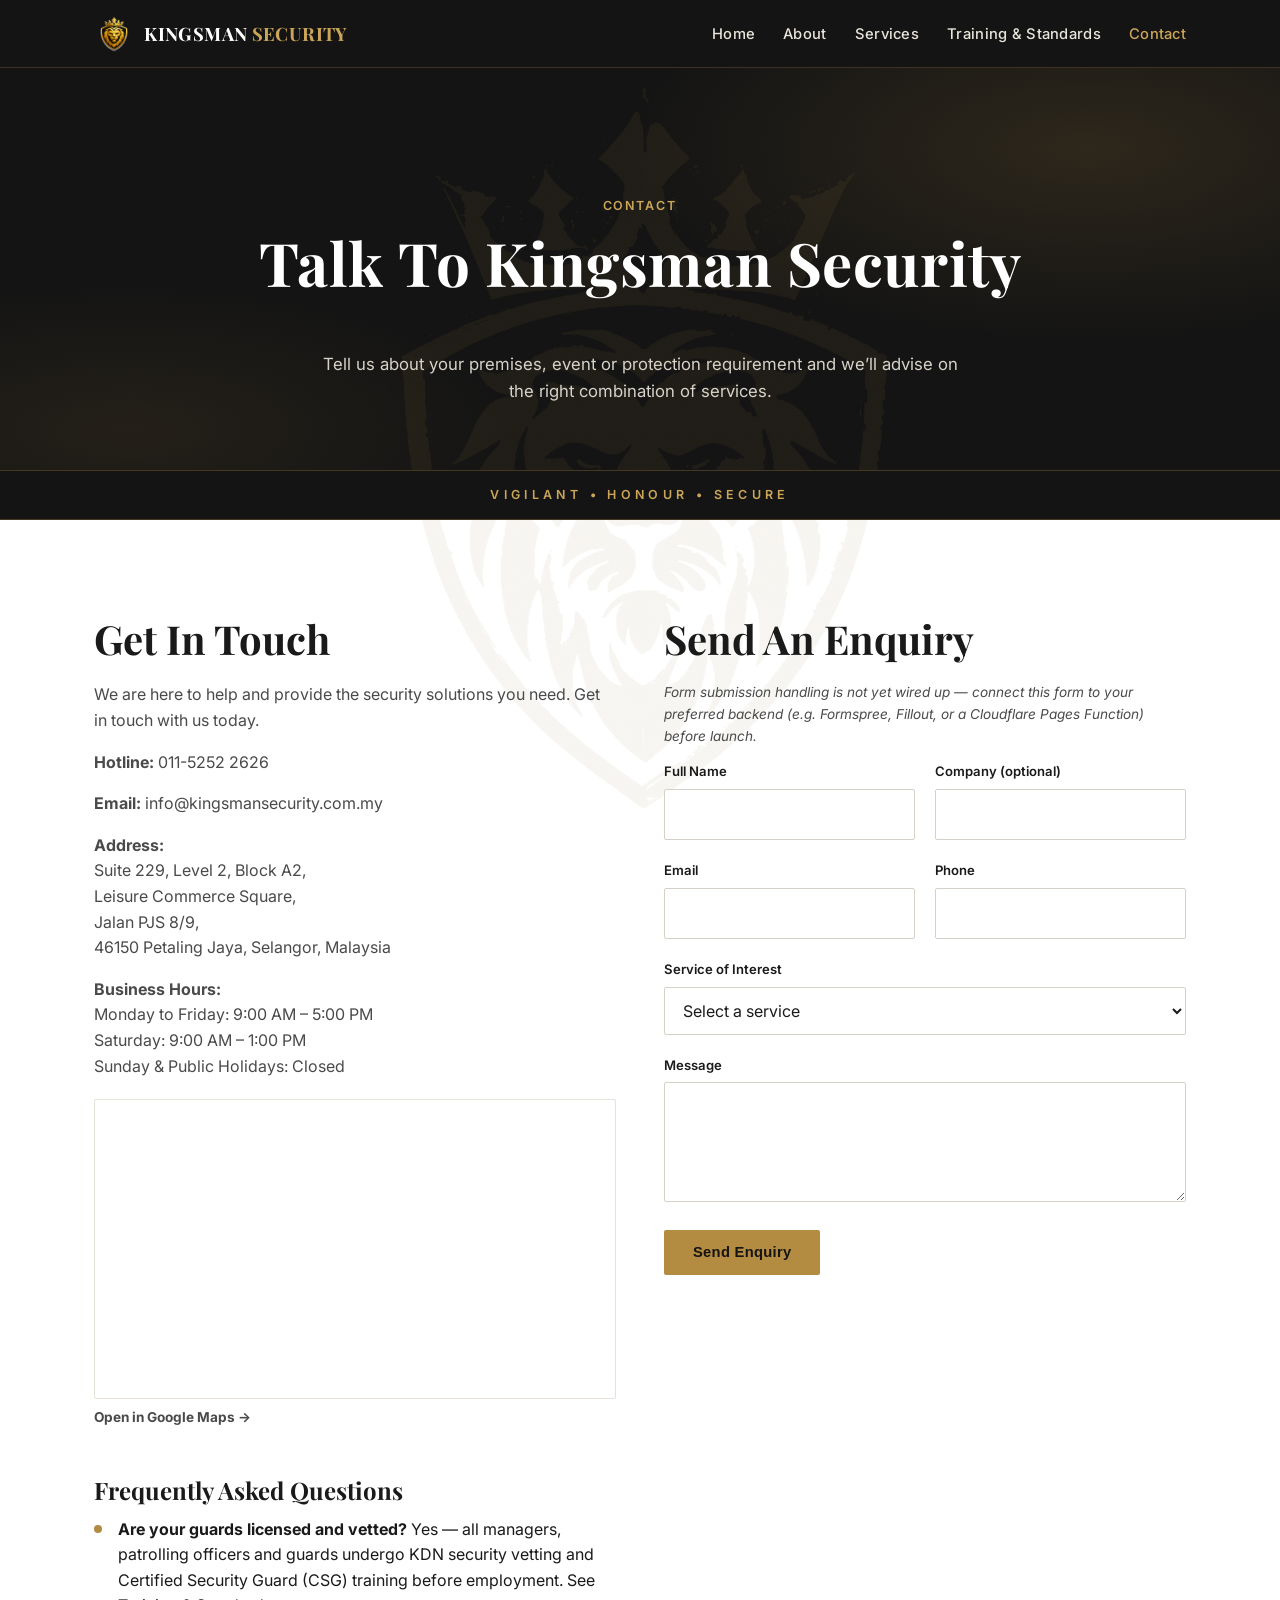
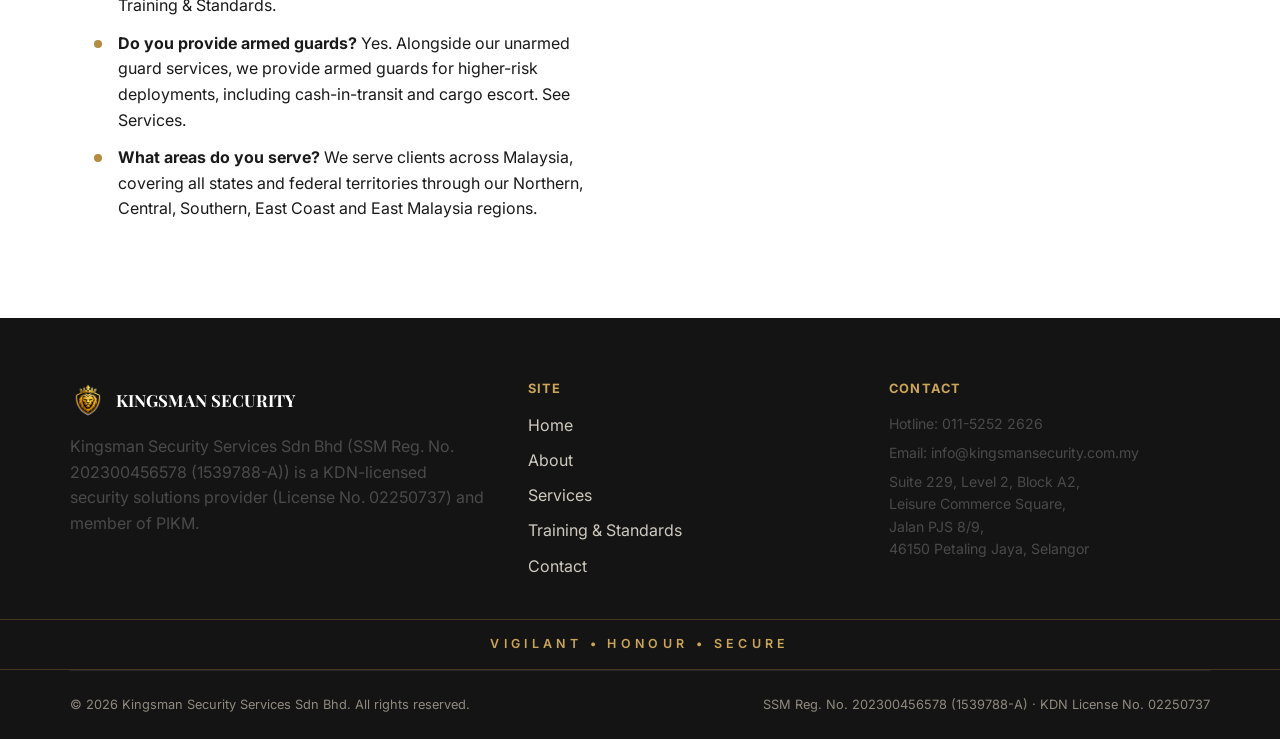
<file: contact.html>
<!DOCTYPE html>
<html lang="en">
<head>
<meta charset="UTF-8">
<meta name="viewport" content="width=device-width, initial-scale=1.0">
<title>Contact Us | Kingsman Security Services Sdn Bhd</title>
<meta name="description" content="Contact Kingsman Security Services Sdn Bhd to discuss manned guarding, executive protection, CCTV monitoring, access control, patrol services and more.">
<link rel="canonical" href="https://www.kingsmansecurity.com.my/contact.html">

<meta property="og:type" content="website">
<meta property="og:site_name" content="Kingsman Security Services Sdn Bhd">
<meta property="og:title" content="Contact Kingsman Security Services Sdn Bhd">
<meta property="og:description" content="Get in touch to discuss your manned guarding, executive protection or surveillance requirement.">
<meta property="og:url" content="https://www.kingsmansecurity.com.my/contact.html">
<meta property="og:image" content="https://www.kingsmansecurity.com.my/assets/og-share-image.jpg">
<meta property="og:image:width" content="1200">
<meta property="og:image:height" content="630">
<meta name="twitter:card" content="summary_large_image">

<link rel="icon" type="image/png" sizes="32x32" href="assets/favicon-32.png">
<link rel="icon" type="image/png" sizes="16x16" href="assets/favicon-16.png">
<link rel="apple-touch-icon" href="assets/apple-touch-icon.png">

<link rel="preconnect" href="https://fonts.googleapis.com">
<link rel="preconnect" href="https://fonts.gstatic.com" crossorigin>
<link href="https://fonts.googleapis.com/css2?family=Playfair+Display:wght@700;800&amp;family=Inter:wght@400;500;600;700&amp;display=swap" rel="stylesheet">
<link rel="stylesheet" href="styles.css">
</head>
<body>
<a class="skip-link" href="#main">Skip to content</a>

<header class="site-header">
  <div class="container">
    <a class="brand" href="index.html">
      <img src="assets/apple-touch-icon.png" alt="Kingsman Security lion-crest logo" width="40" height="40">
      <span class="brand-name">KINGSMAN <span>SECURITY</span></span>
    </a>
    <button class="nav-toggle" aria-label="Toggle navigation" aria-expanded="false">&#9776;</button>
    <nav class="main-nav" aria-label="Primary">
      <ul>
        <li><a href="index.html">Home</a></li>
        <li><a href="about.html">About</a></li>
        <li><a href="services.html">Services</a></li>
        <li><a href="training-standards.html">Training &amp; Standards</a></li>
        <li><a href="contact.html" aria-current="page">Contact</a></li>
      </ul>
    </nav>
  </div>
</header>

<main id="main">

  <section class="hero" style="border-bottom:none;">
    <div class="container hero-inner" style="padding-bottom:3rem;">
      <span class="eyebrow" style="color:var(--gold-light);">Contact</span>
      <h1>Talk To Kingsman Security</h1>
      <p class="lede">Tell us about your premises, event or protection requirement and we&rsquo;ll advise on the right combination of services.</p>
    </div>
  </section>

  <div class="motif-strip">Vigilant &bull; Honour &bull; Secure</div>

  <section class="section">
    <div class="container two-col" style="align-items:flex-start;">

      <div>
        <h2>Get In Touch</h2>
        <p>We are here to help and provide the security solutions you need. Get in touch with us today.</p>
        <p><strong>Hotline:</strong> <a href="tel:+60115252626">011-5252 2626</a></p>
        <p><strong>Email:</strong> <a href="mailto:info@kingsmansecurity.com.my">info@kingsmansecurity.com.my</a></p>
        <p><strong>Address:</strong><br>Suite 229, Level 2, Block A2,<br>Leisure Commerce Square,<br>Jalan PJS 8/9,<br>46150 Petaling Jaya, Selangor, Malaysia</p>
        <p><strong>Business Hours:</strong><br>Monday to Friday: 9:00 AM &ndash; 5:00 PM<br>Saturday: 9:00 AM &ndash; 1:00 PM<br>Sunday &amp; Public Holidays: Closed</p>
        <iframe class="map-embed" title="Map showing Kingsman Security Services office at Leisure Commerce Square, Petaling Jaya" src="https://www.google.com/maps?q=Leisure+Commerce+Square,+Jalan+PJS+8%2F9,+46150+Petaling+Jaya,+Selangor&amp;output=embed" loading="lazy" referrerpolicy="no-referrer-when-downgrade" allowfullscreen></iframe>
        <p style="font-size:0.85rem;"><a href="https://www.google.com/maps/search/?api=1&amp;query=Leisure+Commerce+Square,+Jalan+PJS+8%2F9,+46150+Petaling+Jaya" target="_blank" rel="noopener"><strong>Open in Google Maps &rarr;</strong></a></p>

        <h3 class="mt-lg">Frequently Asked Questions</h3>
        <ul class="check-list">
          <li><strong>Are your guards licensed and vetted?</strong> Yes — all managers, patrolling officers and guards undergo KDN security vetting and Certified Security Guard (CSG) training before employment. See <a href="training-standards.html">Training &amp; Standards</a>.</li>
          <li><strong>Do you provide armed guards?</strong> Yes. Alongside our unarmed guard services, we provide armed guards for higher-risk deployments, including cash-in-transit and cargo escort. See <a href="services.html#unarmed-guard">Services</a>.</li>
          <li><strong>What areas do you serve?</strong> We serve clients across Malaysia, covering all states and federal territories through our Northern, Central, Southern, East Coast and East Malaysia regions.</li>
        </ul>
      </div>

      <div>
        <h2>Send An Enquiry</h2>
        <p style="font-size:0.85rem;"><em>Form submission handling is not yet wired up — connect this form to your preferred backend (e.g. Formspree, Fillout, or a Cloudflare Pages Function) before launch.</em></p>
        <form class="form-grid" action="#" method="post">
          <div>
            <label for="name">Full Name</label>
            <input type="text" id="name" name="name" required>
          </div>
          <div>
            <label for="company">Company (optional)</label>
            <input type="text" id="company" name="company">
          </div>
          <div>
            <label for="email">Email</label>
            <input type="email" id="email" name="email" required>
          </div>
          <div>
            <label for="phone">Phone</label>
            <input type="tel" id="phone" name="phone">
          </div>
          <div class="full">
            <label for="service">Service of Interest</label>
            <select id="service" name="service">
              <option value="">Select a service</option>
              <option>Unarmed Guard Services</option>
              <option>Cash-in-Transit &amp; Cargo Escort</option>
              <option>Dedicated Patrolling</option>
              <option>K9 Guard Dog Services</option>
              <option>Central Monitoring System</option>
              <option>Bodyguard</option>
              <option>Residential &amp; Commercial Security</option>
              <option>Access Control Management</option>
              <option>CCTV Monitoring &amp; Surveillance</option>
              <option>Event &amp; Special Assignment</option>
              <option>Patrol &amp; Emergency Response</option>
              <option>Other / Not Sure</option>
            </select>
          </div>
          <div class="full">
            <label for="message">Message</label>
            <textarea id="message" name="message" required></textarea>
          </div>
          <div class="full">
            <button class="btn btn-gold" type="submit">Send Enquiry</button>
          </div>
        </form>
      </div>

    </div>
  </section>

</main>

<footer class="site-footer">
  <div class="container footer-top">
    <div>
      <div class="footer-brand">
        <img src="assets/apple-touch-icon.png" alt="Kingsman Security lion-crest logo" width="36" height="36">
        <span>KINGSMAN SECURITY</span>
      </div>
      <p>Kingsman Security Services Sdn Bhd (SSM Reg. No. 202300456578 (1539788-A)) is a KDN-licensed security solutions provider (License No. 02250737) and member of PIKM.</p>
    </div>
    <div class="footer-col">
      <h4>Site</h4>
      <ul>
        <li><a href="index.html">Home</a></li>
        <li><a href="about.html">About</a></li>
        <li><a href="services.html">Services</a></li>
        <li><a href="training-standards.html">Training &amp; Standards</a></li>
        <li><a href="contact.html">Contact</a></li>
      </ul>
    </div>
    <div class="footer-col">
      <h4>Contact</h4>
      <p>Hotline: <a href="tel:+60115252626">011-5252 2626</a></p>
      <p>Email: <a href="mailto:info@kingsmansecurity.com.my">info@kingsmansecurity.com.my</a></p>
      <p>Suite 229, Level 2, Block A2,<br>Leisure Commerce Square,<br>Jalan PJS 8/9,<br>46150 Petaling Jaya, Selangor</p>
    </div>
  </div>
  <div class="motif-strip">Vigilant &bull; Honour &bull; Secure</div>
  <div class="container footer-bottom">
    <span>&copy; <span data-year>2026</span> Kingsman Security Services Sdn Bhd. All rights reserved.</span>
    <span>SSM Reg. No. 202300456578 (1539788-A) &middot; KDN License No. 02250737</span>
  </div>
</footer>

<script src="script.js"></script>
</body>
</html>
</file>
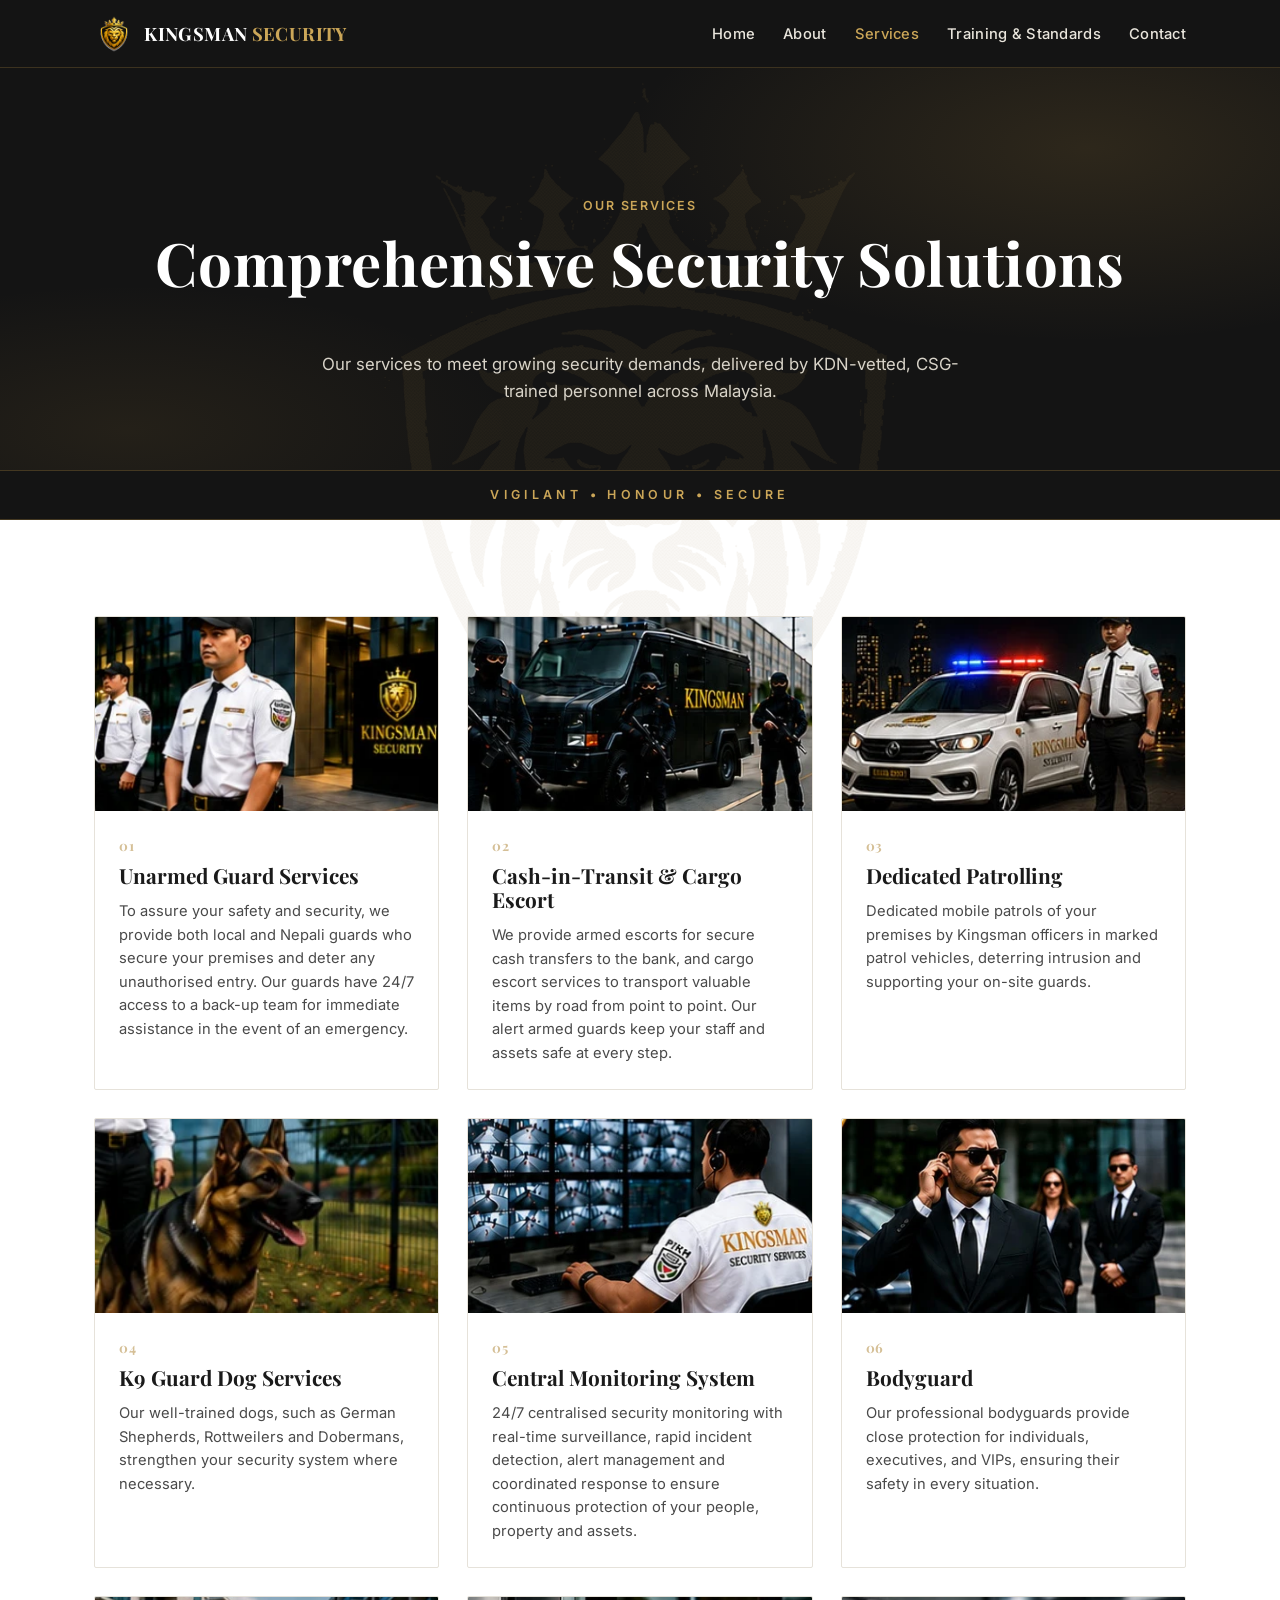
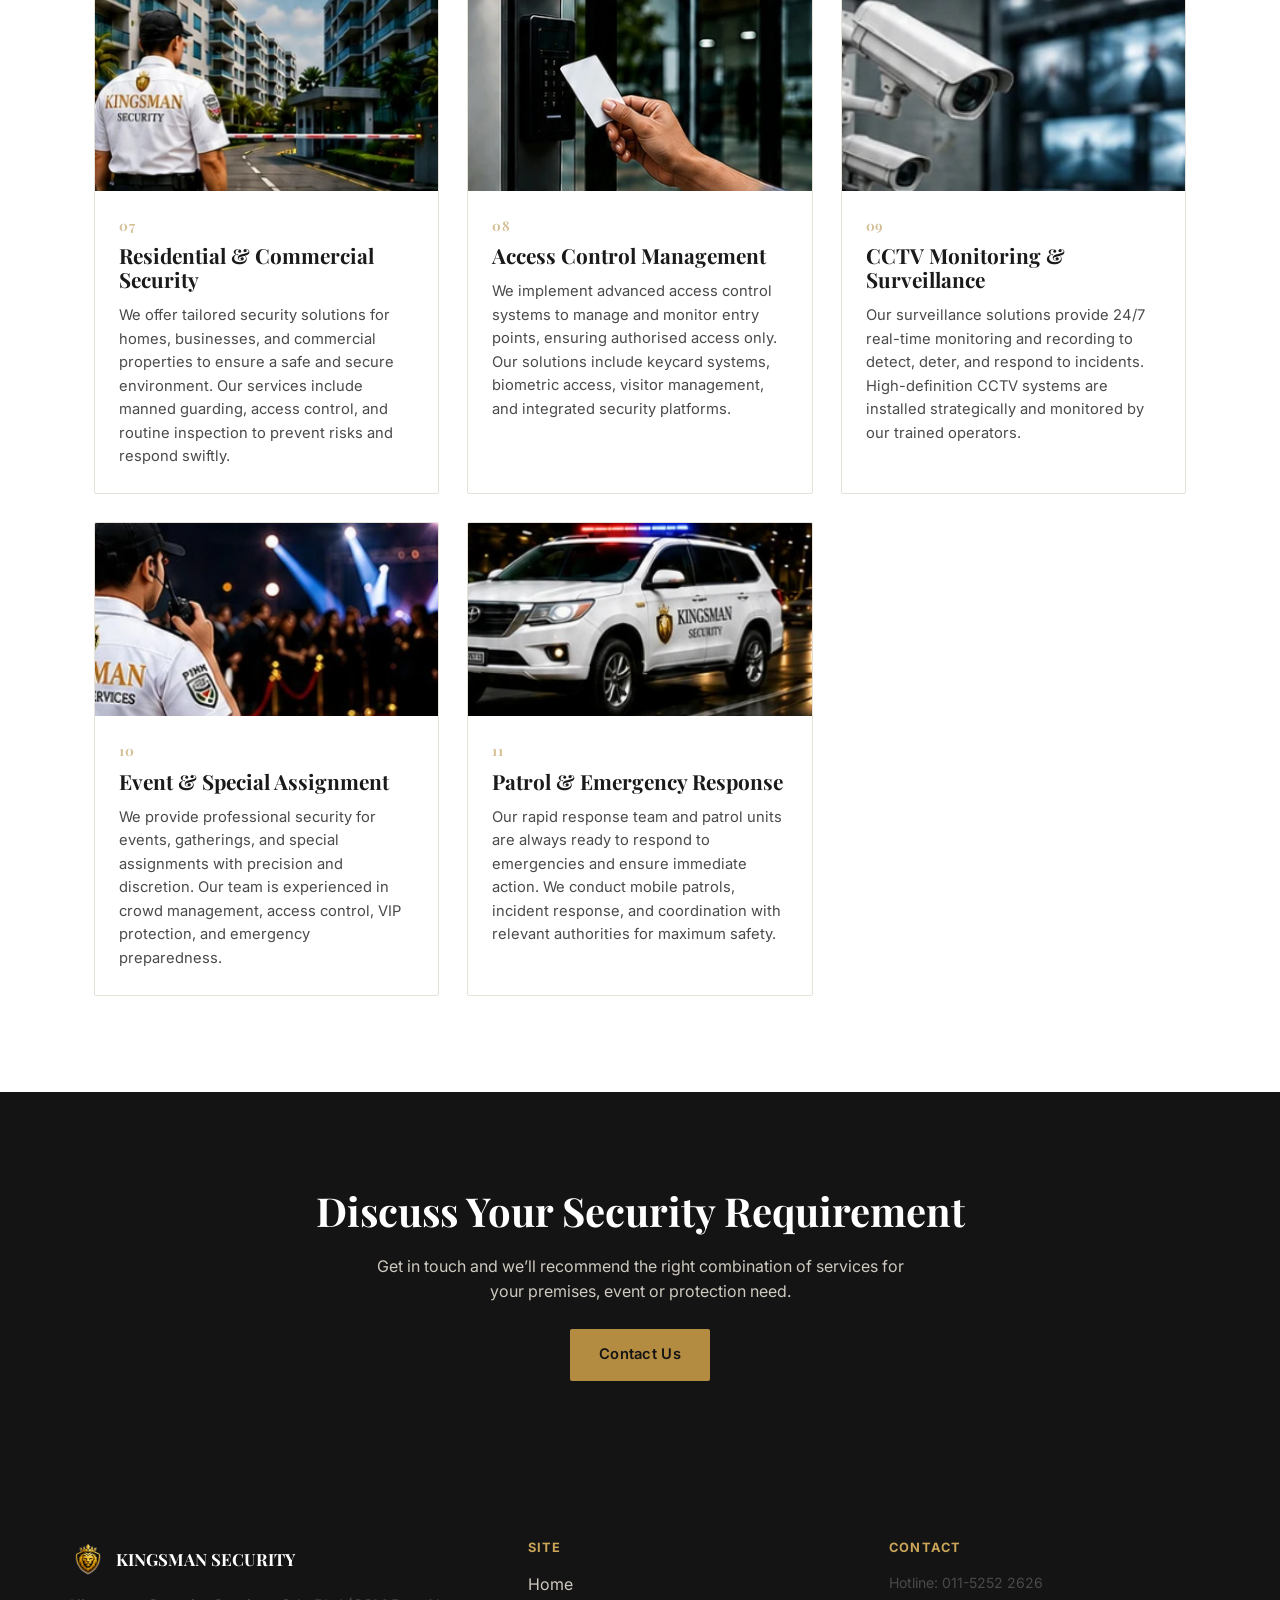
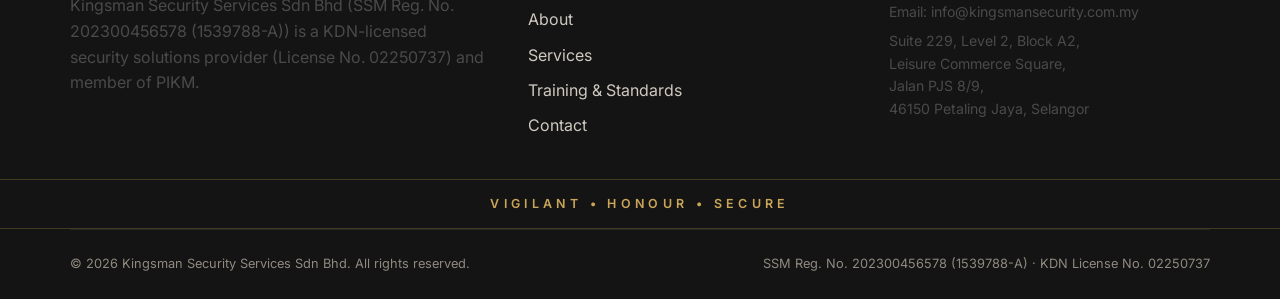
<file: services.html>
<!DOCTYPE html>
<html lang="en">
<head>
<meta charset="UTF-8">
<meta name="viewport" content="width=device-width, initial-scale=1.0">
<title>Services | Kingsman Security Services Sdn Bhd</title>
<meta name="description" content="Unarmed guards, cash-in-transit &amp; cargo escort, patrolling, K9 guard dogs, central monitoring, bodyguards, residential &amp; commercial security, access control, CCTV, event security and emergency response from Kingsman Security Services Sdn Bhd.">
<link rel="canonical" href="https://www.kingsmansecurity.com.my/services.html">

<meta property="og:type" content="website">
<meta property="og:site_name" content="Kingsman Security Services Sdn Bhd">
<meta property="og:title" content="Security Services | Kingsman Security Services Sdn Bhd">
<meta property="og:description" content="Manned guarding, executive protection, CCTV monitoring, access control, patrol services, special security assignments and more.">
<meta property="og:url" content="https://www.kingsmansecurity.com.my/services.html">
<meta property="og:image" content="https://www.kingsmansecurity.com.my/assets/og-share-image.jpg">
<meta property="og:image:width" content="1200">
<meta property="og:image:height" content="630">
<meta name="twitter:card" content="summary_large_image">

<link rel="icon" type="image/png" sizes="32x32" href="assets/favicon-32.png">
<link rel="icon" type="image/png" sizes="16x16" href="assets/favicon-16.png">
<link rel="apple-touch-icon" href="assets/apple-touch-icon.png">

<link rel="preconnect" href="https://fonts.googleapis.com">
<link rel="preconnect" href="https://fonts.gstatic.com" crossorigin>
<link href="https://fonts.googleapis.com/css2?family=Playfair+Display:wght@700;800&amp;family=Inter:wght@400;500;600;700&amp;display=swap" rel="stylesheet">
<link rel="stylesheet" href="styles.css">
</head>
<body>
<a class="skip-link" href="#main">Skip to content</a>

<header class="site-header">
  <div class="container">
    <a class="brand" href="index.html">
      <img src="assets/apple-touch-icon.png" alt="Kingsman Security lion-crest logo" width="40" height="40">
      <span class="brand-name">KINGSMAN <span>SECURITY</span></span>
    </a>
    <button class="nav-toggle" aria-label="Toggle navigation" aria-expanded="false">&#9776;</button>
    <nav class="main-nav" aria-label="Primary">
      <ul>
        <li><a href="index.html">Home</a></li>
        <li><a href="about.html">About</a></li>
        <li><a href="services.html" aria-current="page">Services</a></li>
        <li><a href="training-standards.html">Training &amp; Standards</a></li>
        <li><a href="contact.html">Contact</a></li>
      </ul>
    </nav>
  </div>
</header>

<main id="main">

  <section class="hero" style="border-bottom:none;">
    <div class="container hero-inner" style="padding-bottom:3rem;">
      <span class="eyebrow" style="color:var(--gold-light);">Our Services</span>
      <h1>Comprehensive Security Solutions</h1>
      <p class="lede">Our services to meet growing security demands, delivered by KDN-vetted, CSG-trained personnel across Malaysia.</p>
    </div>
  </section>

  <div class="motif-strip">Vigilant &bull; Honour &bull; Secure</div>

  <section class="section">
    <div class="container">
      <div class="grid">
        <article class="card service-card" id="unarmed-guard">
          <img src="assets/services/01-unarmed-guard.webp" alt="Uniformed Kingsman security guard standing at a building entrance" width="326" height="202" loading="lazy">
          <div class="card-body">
            <span class="card-index">01</span>
            <h2>Unarmed Guard Services</h2>
            <p>To assure your safety and security, we provide both local and Nepali guards who secure your premises and deter any unauthorised entry. Our guards have 24/7 access to a back-up team for immediate assistance in the event of an emergency.</p>
          </div>
        </article>
        <article class="card service-card" id="cash-in-transit">
          <img src="assets/services/02-cash-in-transit.webp" alt="Armed escort team beside a Kingsman armoured vehicle" width="383" height="220" loading="lazy">
          <div class="card-body">
            <span class="card-index">02</span>
            <h2>Cash-in-Transit &amp; Cargo Escort</h2>
            <p>We provide armed escorts for secure cash transfers to the bank, and cargo escort services to transport valuable items by road from point to point. Our alert armed guards keep your staff and assets safe at every step.</p>
          </div>
        </article>
        <article class="card service-card" id="dedicated-patrolling">
          <img src="assets/services/03-dedicated-patrolling.webp" alt="Kingsman security officer beside a marked patrol car at night" width="292" height="168" loading="lazy">
          <div class="card-body">
            <span class="card-index">03</span>
            <h2>Dedicated Patrolling</h2>
            <p>Dedicated mobile patrols of your premises by Kingsman officers in marked patrol vehicles, deterring intrusion and supporting your on-site guards.</p>
          </div>
        </article>
        <article class="card service-card" id="k9-guard-dog">
          <img src="assets/services/04-k9-guard-dog.webp" alt="German Shepherd guard dog with its handler along a perimeter fence" width="326" height="138" loading="lazy">
          <div class="card-body">
            <span class="card-index">04</span>
            <h2>K9 Guard Dog Services</h2>
            <p>Our well-trained dogs, such as German Shepherds, Rottweilers and Dobermans, strengthen your security system where necessary.</p>
          </div>
        </article>
        <article class="card service-card" id="central-monitoring">
          <img src="assets/services/05-central-monitoring.webp" alt="Kingsman operator watching a wall of CCTV monitors in the control room" width="383" height="206" loading="lazy">
          <div class="card-body">
            <span class="card-index">05</span>
            <h2>Central Monitoring System</h2>
            <p>24/7 centralised security monitoring with real-time surveillance, rapid incident detection, alert management and coordinated response to ensure continuous protection of your people, property and assets.</p>
          </div>
        </article>
        <article class="card service-card" id="bodyguard">
          <img src="assets/services/06-bodyguard.webp" alt="Close protection officers in suits on duty outside a building" width="388" height="226" loading="lazy">
          <div class="card-body">
            <span class="card-index">06</span>
            <h2>Bodyguard</h2>
            <p>Our professional bodyguards provide close protection for individuals, executives, and VIPs, ensuring their safety in every situation.</p>
          </div>
        </article>
        <article class="card service-card" id="residential-commercial">
          <img src="assets/services/07-residential-commercial.webp" alt="Kingsman guard at the boom gate of a residential condominium" width="326" height="186" loading="lazy">
          <div class="card-body">
            <span class="card-index">07</span>
            <h2>Residential &amp; Commercial Security</h2>
            <p>We offer tailored security solutions for homes, businesses, and commercial properties to ensure a safe and secure environment. Our services include manned guarding, access control, and routine inspection to prevent risks and respond swiftly.</p>
          </div>
        </article>
        <article class="card service-card" id="access-control">
          <img src="assets/services/08-access-control.webp" alt="Hand tapping a keycard on an access control reader" width="381" height="216" loading="lazy">
          <div class="card-body">
            <span class="card-index">08</span>
            <h2>Access Control Management</h2>
            <p>We implement advanced access control systems to manage and monitor entry points, ensuring authorised access only. Our solutions include keycard systems, biometric access, visitor management, and integrated security platforms.</p>
          </div>
        </article>
        <article class="card service-card" id="cctv-monitoring">
          <img src="assets/services/09-cctv.webp" alt="Wall-mounted CCTV cameras in front of monitoring screens" width="300" height="134" loading="lazy">
          <div class="card-body">
            <span class="card-index">09</span>
            <h2>CCTV Monitoring &amp; Surveillance</h2>
            <p>Our surveillance solutions provide 24/7 real-time monitoring and recording to detect, deter, and respond to incidents. High-definition CCTV systems are installed strategically and monitored by our trained operators.</p>
          </div>
        </article>
        <article class="card service-card" id="event-special-assignment">
          <img src="assets/services/10-event-special.webp" alt="Kingsman guard with a radio overseeing a crowd at an evening event" width="369" height="162" loading="lazy">
          <div class="card-body">
            <span class="card-index">10</span>
            <h2>Event &amp; Special Assignment</h2>
            <p>We provide professional security for events, gatherings, and special assignments with precision and discretion. Our team is experienced in crowd management, access control, VIP protection, and emergency preparedness.</p>
          </div>
        </article>
        <article class="card service-card" id="patrol-emergency-response">
          <img src="assets/services/11-patrol-emergency.webp" alt="Marked Kingsman emergency response vehicle with lights on at night" width="326" height="166" loading="lazy">
          <div class="card-body">
            <span class="card-index">11</span>
            <h2>Patrol &amp; Emergency Response</h2>
            <p>Our rapid response team and patrol units are always ready to respond to emergencies and ensure immediate action. We conduct mobile patrols, incident response, and coordination with relevant authorities for maximum safety.</p>
          </div>
        </article>
      </div>
    </div>
  </section>

  <section class="section section--dark text-center">
    <div class="container">
      <h2>Discuss Your Security Requirement</h2>
      <p style="max-width:560px;margin:0 auto 1.5rem;">Get in touch and we&rsquo;ll recommend the right combination of services for your premises, event or protection need.</p>
      <a class="btn btn-gold" href="contact.html">Contact Us</a>
    </div>
  </section>

</main>

<footer class="site-footer">
  <div class="container footer-top">
    <div>
      <div class="footer-brand">
        <img src="assets/apple-touch-icon.png" alt="Kingsman Security lion-crest logo" width="36" height="36">
        <span>KINGSMAN SECURITY</span>
      </div>
      <p>Kingsman Security Services Sdn Bhd (SSM Reg. No. 202300456578 (1539788-A)) is a KDN-licensed security solutions provider (License No. 02250737) and member of PIKM.</p>
    </div>
    <div class="footer-col">
      <h4>Site</h4>
      <ul>
        <li><a href="index.html">Home</a></li>
        <li><a href="about.html">About</a></li>
        <li><a href="services.html">Services</a></li>
        <li><a href="training-standards.html">Training &amp; Standards</a></li>
        <li><a href="contact.html">Contact</a></li>
      </ul>
    </div>
    <div class="footer-col">
      <h4>Contact</h4>
      <p>Hotline: <a href="tel:+60115252626">011-5252 2626</a></p>
      <p>Email: <a href="mailto:info@kingsmansecurity.com.my">info@kingsmansecurity.com.my</a></p>
      <p>Suite 229, Level 2, Block A2,<br>Leisure Commerce Square,<br>Jalan PJS 8/9,<br>46150 Petaling Jaya, Selangor</p>
    </div>
  </div>
  <div class="motif-strip">Vigilant &bull; Honour &bull; Secure</div>
  <div class="container footer-bottom">
    <span>&copy; <span data-year>2026</span> Kingsman Security Services Sdn Bhd. All rights reserved.</span>
    <span>SSM Reg. No. 202300456578 (1539788-A) &middot; KDN License No. 02250737</span>
  </div>
</footer>

<script src="script.js"></script>
</body>
</html>
</file>
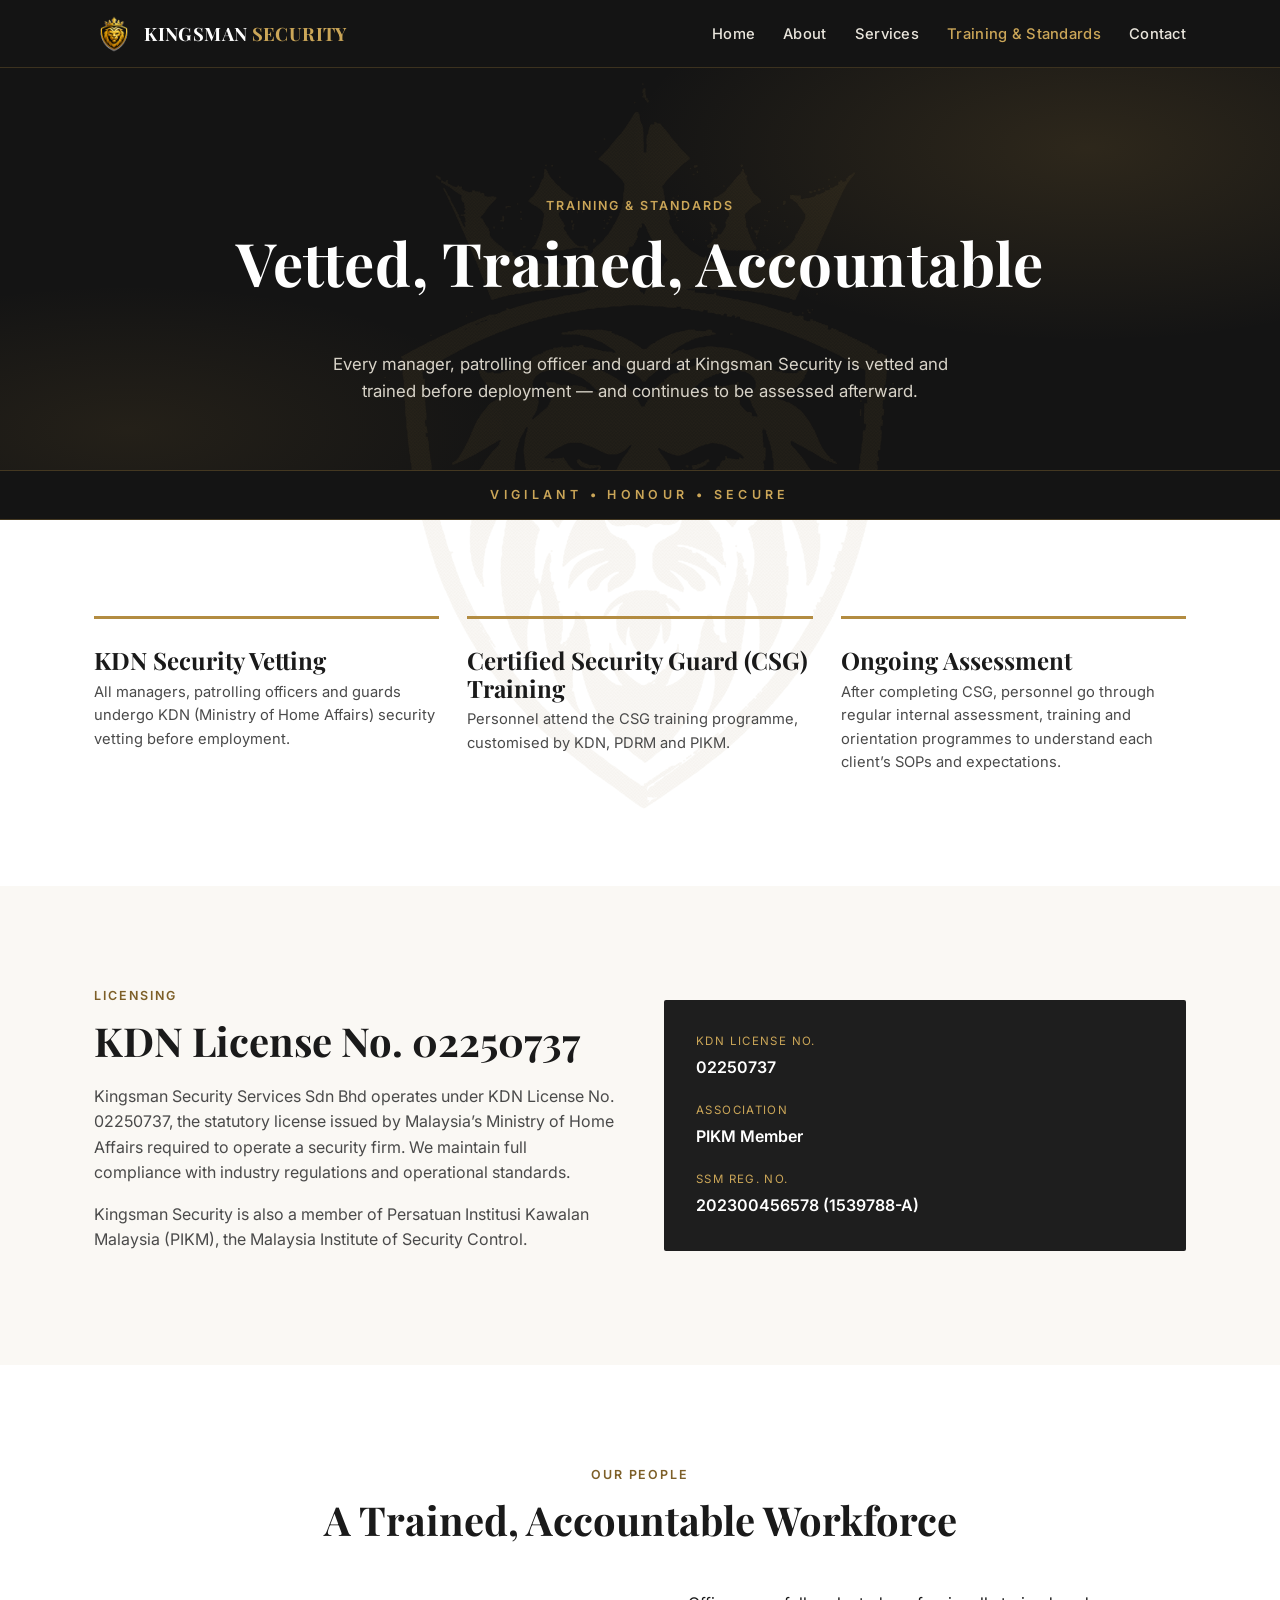
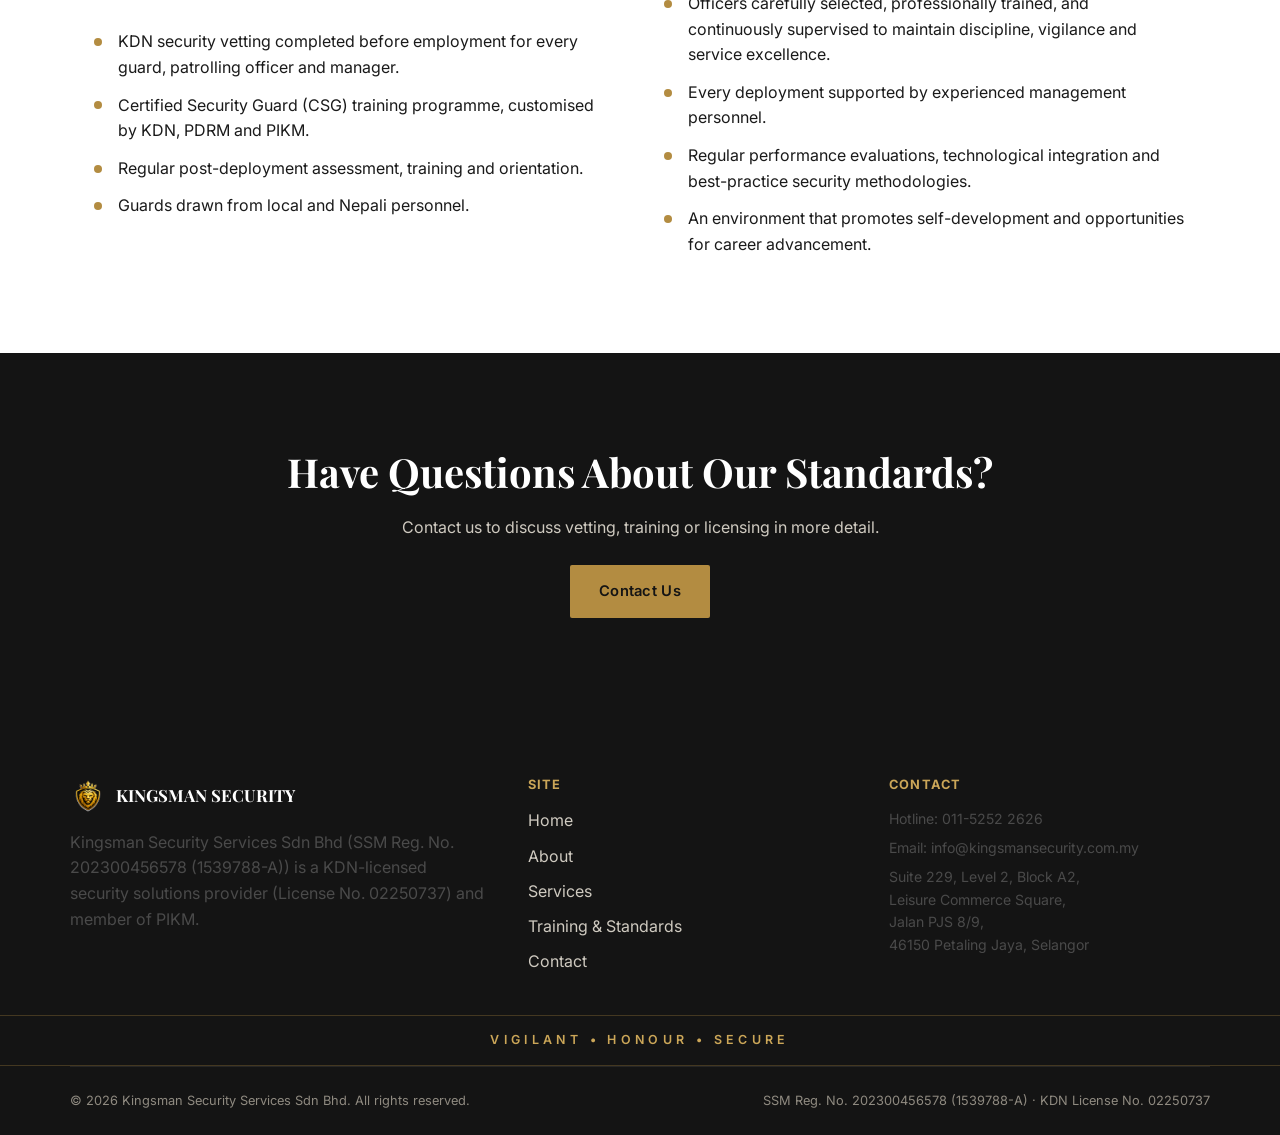
<file: training-standards.html>
<!DOCTYPE html>
<html lang="en">
<head>
<meta charset="UTF-8">
<meta name="viewport" content="width=device-width, initial-scale=1.0">
<title>Training &amp; Standards | Kingsman Security Services Sdn Bhd</title>
<meta name="description" content="How Kingsman Security vets and trains its personnel: KDN security vetting, Certified Security Guard (CSG) training customised by KDN, PDRM and PIKM, and ongoing internal assessment.">
<link rel="canonical" href="https://www.kingsmansecurity.com.my/training-standards.html">

<meta property="og:type" content="website">
<meta property="og:site_name" content="Kingsman Security Services Sdn Bhd">
<meta property="og:title" content="Training &amp; Standards | Kingsman Security Services Sdn Bhd">
<meta property="og:description" content="KDN security vetting, Certified Security Guard (CSG) training customised by KDN, PDRM and PIKM, and ongoing internal assessment.">
<meta property="og:url" content="https://www.kingsmansecurity.com.my/training-standards.html">
<meta property="og:image" content="https://www.kingsmansecurity.com.my/assets/og-share-image.jpg">
<meta property="og:image:width" content="1200">
<meta property="og:image:height" content="630">
<meta name="twitter:card" content="summary_large_image">

<link rel="icon" type="image/png" sizes="32x32" href="assets/favicon-32.png">
<link rel="icon" type="image/png" sizes="16x16" href="assets/favicon-16.png">
<link rel="apple-touch-icon" href="assets/apple-touch-icon.png">

<link rel="preconnect" href="https://fonts.googleapis.com">
<link rel="preconnect" href="https://fonts.gstatic.com" crossorigin>
<link href="https://fonts.googleapis.com/css2?family=Playfair+Display:wght@700;800&amp;family=Inter:wght@400;500;600;700&amp;display=swap" rel="stylesheet">
<link rel="stylesheet" href="styles.css">
</head>
<body>
<a class="skip-link" href="#main">Skip to content</a>

<header class="site-header">
  <div class="container">
    <a class="brand" href="index.html">
      <img src="assets/apple-touch-icon.png" alt="Kingsman Security lion-crest logo" width="40" height="40">
      <span class="brand-name">KINGSMAN <span>SECURITY</span></span>
    </a>
    <button class="nav-toggle" aria-label="Toggle navigation" aria-expanded="false">&#9776;</button>
    <nav class="main-nav" aria-label="Primary">
      <ul>
        <li><a href="index.html">Home</a></li>
        <li><a href="about.html">About</a></li>
        <li><a href="services.html">Services</a></li>
        <li><a href="training-standards.html" aria-current="page">Training &amp; Standards</a></li>
        <li><a href="contact.html">Contact</a></li>
      </ul>
    </nav>
  </div>
</header>

<main id="main">

  <section class="hero" style="border-bottom:none;">
    <div class="container hero-inner" style="padding-bottom:3rem;">
      <span class="eyebrow" style="color:var(--gold-light);">Training &amp; Standards</span>
      <h1>Vetted, Trained, Accountable</h1>
      <p class="lede">Every manager, patrolling officer and guard at Kingsman Security is vetted and trained before deployment — and continues to be assessed afterward.</p>
    </div>
  </section>

  <div class="motif-strip">Vigilant &bull; Honour &bull; Secure</div>

  <section class="section">
    <div class="container">
      <div class="grid grid--3">
        <div class="value-card">
          <h3>KDN Security Vetting</h3>
          <p>All managers, patrolling officers and guards undergo KDN (Ministry of Home Affairs) security vetting before employment.</p>
        </div>
        <div class="value-card">
          <h3>Certified Security Guard (CSG) Training</h3>
          <p>Personnel attend the CSG training programme, customised by KDN, PDRM and PIKM.</p>
        </div>
        <div class="value-card">
          <h3>Ongoing Assessment</h3>
          <p>After completing CSG, personnel go through regular internal assessment, training and orientation programmes to understand each client&rsquo;s SOPs and expectations.</p>
        </div>
      </div>
    </div>
  </section>

  <section class="section section--alt">
    <div class="container two-col">
      <div>
        <span class="eyebrow">Licensing</span>
        <h2>KDN License No. 02250737</h2>
        <p>Kingsman Security Services Sdn Bhd operates under KDN License No. 02250737, the statutory license issued by Malaysia&rsquo;s Ministry of Home Affairs required to operate a security firm. We maintain full compliance with industry regulations and operational standards.</p>
        <p>Kingsman Security is also a member of Persatuan Institusi Kawalan Malaysia (PIKM), the Malaysia Institute of Security Control.</p>
      </div>
      <dl class="credential-box" style="background:var(--charcoal);">
        <div>
          <dt>KDN License No.</dt>
          <dd>02250737</dd>
        </div>
        <div>
          <dt>Association</dt>
          <dd>PIKM Member</dd>
        </div>
        <div>
          <dt>SSM Reg. No.</dt>
          <dd>202300456578 (1539788-A)</dd>
        </div>
      </dl>
    </div>
  </section>

  <section class="section">
    <div class="container">
      <div class="section-head">
        <span class="eyebrow">Our People</span>
        <h2>A Trained, Accountable Workforce</h2>
      </div>
      <div class="two-col">
        <ul class="check-list">
          <li>KDN security vetting completed before employment for every guard, patrolling officer and manager.</li>
          <li>Certified Security Guard (CSG) training programme, customised by KDN, PDRM and PIKM.</li>
          <li>Regular post-deployment assessment, training and orientation.</li>
          <li>Guards drawn from local and Nepali personnel.</li>
        </ul>
        <ul class="check-list">
          <li>Officers carefully selected, professionally trained, and continuously supervised to maintain discipline, vigilance and service excellence.</li>
          <li>Every deployment supported by experienced management personnel.</li>
          <li>Regular performance evaluations, technological integration and best-practice security methodologies.</li>
          <li>An environment that promotes self-development and opportunities for career advancement.</li>
        </ul>
      </div>
    </div>
  </section>

  <section class="section section--dark text-center">
    <div class="container">
      <h2>Have Questions About Our Standards?</h2>
      <p style="max-width:560px;margin:0 auto 1.5rem;">Contact us to discuss vetting, training or licensing in more detail.</p>
      <a class="btn btn-gold" href="contact.html">Contact Us</a>
    </div>
  </section>

</main>

<footer class="site-footer">
  <div class="container footer-top">
    <div>
      <div class="footer-brand">
        <img src="assets/apple-touch-icon.png" alt="Kingsman Security lion-crest logo" width="36" height="36">
        <span>KINGSMAN SECURITY</span>
      </div>
      <p>Kingsman Security Services Sdn Bhd (SSM Reg. No. 202300456578 (1539788-A)) is a KDN-licensed security solutions provider (License No. 02250737) and member of PIKM.</p>
    </div>
    <div class="footer-col">
      <h4>Site</h4>
      <ul>
        <li><a href="index.html">Home</a></li>
        <li><a href="about.html">About</a></li>
        <li><a href="services.html">Services</a></li>
        <li><a href="training-standards.html">Training &amp; Standards</a></li>
        <li><a href="contact.html">Contact</a></li>
      </ul>
    </div>
    <div class="footer-col">
      <h4>Contact</h4>
      <p>Hotline: <a href="tel:+60115252626">011-5252 2626</a></p>
      <p>Email: <a href="mailto:info@kingsmansecurity.com.my">info@kingsmansecurity.com.my</a></p>
      <p>Suite 229, Level 2, Block A2,<br>Leisure Commerce Square,<br>Jalan PJS 8/9,<br>46150 Petaling Jaya, Selangor</p>
    </div>
  </div>
  <div class="motif-strip">Vigilant &bull; Honour &bull; Secure</div>
  <div class="container footer-bottom">
    <span>&copy; <span data-year>2026</span> Kingsman Security Services Sdn Bhd. All rights reserved.</span>
    <span>SSM Reg. No. 202300456578 (1539788-A) &middot; KDN License No. 02250737</span>
  </div>
</footer>

<script src="script.js"></script>
</body>
</html>
</file>
<file: styles.css>
/* ==========================================================================
   Kingsman Security Sdn Bhd — shared stylesheet
   Brand tokens verified via pixel-sampling of client PDFs. See
   CLAUDE-kingsman-build.md for sourcing notes and contrast rules.
   Rule: gold TEXT only ever appears on the black/charcoal background.
   On white sections gold is decorative only (borders/icons/dividers).
   ========================================================================== */

:root {
  --gold: #B38C41;
  --gold-light: #cba658;
  --black: #141414;
  --charcoal: #1e1e1e;
  --paper: #ffffff;
  --ink: #1a1a1a;
  --ink-soft: #4a4a4a;
  --line: #e6e2da;

  --font-display: "Playfair Display", "Cormorant Garamond", Georgia, serif;
  --font-body: "Inter", -apple-system, BlinkMacSystemFont, "Segoe UI", Roboto, sans-serif;

  --container: 1140px;
  --radius: 2px;
}

* { box-sizing: border-box; }
html { scroll-behavior: smooth; }

body {
  margin: 0;
  font-family: var(--font-body);
  color: var(--ink);
  background: var(--paper);
  line-height: 1.6;
  -webkit-font-smoothing: antialiased;
}

img { max-width: 100%; height: auto; display: block; }

h1, h2, h3, h4 {
  font-family: var(--font-display);
  line-height: 1.15;
  margin: 0 0 0.5em;
  font-weight: 700;
}

h1 { font-size: clamp(2.25rem, 5vw, 3.75rem); }
h2 { font-size: clamp(1.75rem, 3.5vw, 2.5rem); }
h3 { font-size: clamp(1.25rem, 2.5vw, 1.5rem); }

p { margin: 0 0 1em; color: var(--ink-soft); }
a { color: inherit; text-decoration: none; }

.container {
  max-width: var(--container);
  margin: 0 auto;
  padding: 0 1.5rem;
}

.section { padding: clamp(3rem, 8vw, 6rem) 0; }
.section--dark { background: var(--black); color: #f4f2ee; }
.section--dark p { color: #cfcac0; }
.section--dark h1, .section--dark h2, .section--dark h3 { color: var(--paper); }
.section--charcoal { background: var(--charcoal); color: #f4f2ee; }
.section--charcoal p { color: #cfcac0; }
.section--alt { background: #faf8f4; }

.eyebrow {
  display: inline-block;
  font-family: var(--font-body);
  font-size: 0.78rem;
  font-weight: 600;
  letter-spacing: 0.16em;
  text-transform: uppercase;
  color: var(--gold);
  margin-bottom: 0.75rem;
}

/* Gold is decorative-only on white/light backgrounds — never body/heading text there. */
.section--alt .eyebrow,
.section:not(.section--dark):not(.section--charcoal) .eyebrow { color: #7d5f28; }

.section--dark .eyebrow,
.section--charcoal .eyebrow { color: var(--gold-light); }

/* ---------------------------------------------------------------- header */
.site-header {
  position: sticky;
  top: 0;
  z-index: 100;
  background: var(--black);
  border-bottom: 1px solid rgba(179, 140, 65, 0.25);
}

.site-header .container {
  display: flex;
  align-items: center;
  justify-content: space-between;
  padding-top: 0.85rem;
  padding-bottom: 0.85rem;
}

.brand {
  display: flex;
  align-items: center;
  gap: 0.65rem;
  color: var(--paper);
}

.brand img { width: 40px; height: 40px; }

.brand-name {
  font-family: var(--font-display);
  font-weight: 700;
  font-size: 1.15rem;
  letter-spacing: 0.02em;
  color: var(--paper);
}

.brand-name span { color: var(--gold-light); }

.nav-toggle {
  display: none;
  background: none;
  border: 1px solid rgba(179, 140, 65, 0.4);
  border-radius: var(--radius);
  padding: 0.4rem 0.6rem;
  color: var(--paper);
  font-size: 1.1rem;
  cursor: pointer;
}

.main-nav ul {
  list-style: none;
  display: flex;
  gap: 1.75rem;
  margin: 0;
  padding: 0;
}

.main-nav a {
  color: #e9e5dc;
  font-size: 0.92rem;
  font-weight: 500;
  letter-spacing: 0.02em;
  transition: color 0.15s ease;
}

.main-nav a:hover,
.main-nav a[aria-current="page"] { color: var(--gold-light); }

@media (max-width: 820px) {
  .nav-toggle { display: inline-flex; align-items: center; }
  .main-nav {
    position: absolute;
    top: 100%;
    left: 0;
    right: 0;
    background: var(--black);
    border-bottom: 1px solid rgba(179, 140, 65, 0.25);
    max-height: 0;
    overflow: hidden;
    transition: max-height 0.25s ease;
  }
  .main-nav.is-open { max-height: 26rem; }
  .main-nav ul {
    flex-direction: column;
    gap: 0;
    padding: 0.5rem 1.5rem 1.25rem;
  }
  .main-nav li { border-top: 1px solid rgba(255,255,255,0.06); }
  .main-nav a { display: block; padding: 0.85rem 0; }
}

/* ----------------------------------------------------------------- hero */
.hero {
  background: var(--black);
  color: var(--paper);
  position: relative;
  overflow: hidden;
  border-bottom: 3px solid var(--gold);
}

.hero::before {
  content: "";
  position: absolute;
  inset: 0;
  background:
    radial-gradient(60% 80% at 85% 20%, rgba(179,140,65,0.16), transparent 60%),
    radial-gradient(50% 60% at 10% 90%, rgba(179,140,65,0.10), transparent 60%);
  pointer-events: none;
}

.hero-inner {
  position: relative;
  padding: clamp(4rem, 12vw, 8rem) 0 clamp(3rem, 8vw, 5rem);
  text-align: center;
  display: flex;
  flex-direction: column;
  align-items: center;
  min-width: 0;
}

.hero-inner > * { min-width: 0; max-width: 100%; }

.hero-crest { width: clamp(72px, 12vw, 108px); height: auto; margin-bottom: 1.5rem; }

.hero h1 {
  color: var(--paper);
  letter-spacing: 0.01em;
}

.hero .tagline {
  font-family: var(--font-body);
  letter-spacing: 0.3em;
  text-transform: uppercase;
  font-size: clamp(0.75rem, 1.6vw, 0.95rem);
  color: var(--gold-light);
  font-weight: 600;
  margin-top: 0.75rem;
}

.hero .lede {
  max-width: 640px;
  color: #d8d3c8;
  font-size: 1.05rem;
  margin-top: 1.5rem;
}

.hero-actions {
  display: flex;
  flex-wrap: wrap;
  gap: 1rem;
  justify-content: center;
  margin-top: 2.25rem;
}

/* --------------------------------------------------------------- buttons */
.btn {
  display: inline-flex;
  align-items: center;
  justify-content: center;
  padding: 0.85rem 1.75rem;
  border-radius: var(--radius);
  font-weight: 600;
  font-size: 0.92rem;
  letter-spacing: 0.02em;
  border: 1px solid transparent;
  cursor: pointer;
  transition: transform 0.15s ease, background 0.15s ease, border-color 0.15s ease;
}

.btn:hover { transform: translateY(-1px); }

.btn-gold { background: var(--gold); color: var(--black); }
.btn-gold:hover { background: var(--gold-light); }

.btn-outline {
  background: transparent;
  color: var(--paper);
  border-color: rgba(244, 242, 238, 0.4);
}
.btn-outline:hover { border-color: var(--gold-light); color: var(--gold-light); }

.btn-dark { background: var(--black); color: var(--paper); }
.btn-dark:hover { background: var(--charcoal); }

/* ------------------------------------------------------------- sig strip */
.motif-strip {
  background: var(--black);
  color: var(--gold-light);
  text-align: center;
  padding: 0.9rem 1rem;
  font-size: 0.78rem;
  letter-spacing: 0.35em;
  text-transform: uppercase;
  font-weight: 600;
  border-top: 1px solid rgba(179,140,65,0.3);
  border-bottom: 1px solid rgba(179,140,65,0.3);
}

/* ------------------------------------------------------------ trust bar */
.trust-bar {
  display: flex;
  flex-wrap: wrap;
  gap: 1.25rem 2.5rem;
  justify-content: center;
  margin-top: 2.5rem;
}

.trust-item {
  display: flex;
  align-items: center;
  gap: 0.6rem;
  font-size: 0.85rem;
  color: #d8d3c8;
}

.trust-item strong { color: var(--paper); font-weight: 600; }

/* ------------------------------------------------------------- section head */
.section-head {
  max-width: 640px;
  margin: 0 auto 3rem;
  text-align: center;
}

.section-head p { margin: 0; }

/* ------------------------------------------------------------ card grids */
.grid {
  display: grid;
  gap: 1.75rem;
  grid-template-columns: repeat(auto-fit, minmax(280px, 1fr));
}

.grid--3 { grid-template-columns: repeat(auto-fit, minmax(240px, 1fr)); }

.card {
  background: var(--paper);
  border: 1px solid var(--line);
  border-radius: var(--radius);
  overflow: hidden;
  display: flex;
  flex-direction: column;
  transition: box-shadow 0.2s ease, transform 0.2s ease;
}

.card:hover { box-shadow: 0 12px 28px rgba(20,20,20,0.08); transform: translateY(-2px); }

.card img { width: 100%; aspect-ratio: 16 / 9; object-fit: cover; }

.card-body { padding: 1.5rem; display: flex; flex-direction: column; gap: 0.5rem; flex: 1; }

.card-body h3 { margin-bottom: 0.25rem; }
.card-body p { font-size: 0.92rem; margin-bottom: 0; flex: 1; }

.card-index {
  font-family: var(--font-display);
  color: var(--gold);
  opacity: 0.55;
  font-size: 0.85rem;
  font-weight: 700;
  letter-spacing: 0.05em;
}

/* dark variant card for pillar tiles without photography */
.pillar-card {
  background: var(--charcoal);
  color: var(--paper);
  border: 1px solid rgba(179,140,65,0.22);
  border-radius: var(--radius);
  padding: 2rem 1.75rem;
}

.pillar-card h3 { color: var(--paper); }
.pillar-card p { color: #cfcac0; font-size: 0.92rem; margin-bottom: 0; }
.pillar-card .card-index { opacity: 0.8; }
.pillar-card p + p { margin-top: 0.75rem; }
.pillar-card .value-line { color: var(--gold-light); font-weight: 600; font-size: 0.8rem; letter-spacing: 0.04em; }

/* leadership portraits */
.leader-photo {
  width: 120px;
  height: 120px;
  border-radius: 50%;
  border: 2px solid var(--gold);
  object-fit: cover;
  margin-bottom: 1.25rem;
}

/* ------------------------------------------------------------- org chart */
.org-chart { display: flex; flex-direction: column; align-items: center; }
.org-node {
  background: var(--charcoal);
  color: var(--paper);
  border: 1px solid rgba(179,140,65,0.4);
  border-radius: var(--radius);
  padding: 0.8rem 1.25rem;
  text-align: center;
  font-size: 0.9rem;
  font-weight: 600;
  min-width: 220px;
  position: relative;
}
.org-node strong { display: block; color: var(--paper); }
.org-node span { display: block; color: var(--gold-light); font-size: 0.78rem; letter-spacing: 0.06em; text-transform: uppercase; margin-top: 0.2rem; }
.org-node--lead { border-color: var(--gold); }
.org-chart > .org-node + .org-node,
.org-branch > * + * { margin-top: 1.5rem; }
.org-chart > .org-node + .org-node::before,
.org-branch > * + *::before {
  content: "";
  position: absolute;
  top: -1.5rem;
  left: 50%;
  height: 1.5rem;
  border-left: 2px solid var(--gold);
}
.org-branches {
  display: grid;
  grid-template-columns: repeat(3, 1fr);
  gap: 1.5rem 0;
  width: 100%;
  margin-top: 1.5rem;
  padding-top: 1.5rem;
  position: relative;
}
.org-branches::before {
  content: "";
  position: absolute;
  top: 0;
  left: calc(100% / 6);
  right: calc(100% / 6);
  border-top: 2px solid var(--gold);
}
.org-branches::after {
  content: "";
  position: absolute;
  top: -1.5rem;
  left: 50%;
  height: 1.5rem;
  border-left: 2px solid var(--gold);
}
.org-branch > :first-child::before {
  content: "";
  position: absolute;
  top: -1.5rem;
  left: 50%;
  height: 1.5rem;
  border-left: 2px solid var(--gold);
}
.org-branch { display: flex; flex-direction: column; align-items: center; padding: 0 0.75rem; }
.org-regions {
  list-style: none;
  margin: 1.5rem 0 0;
  padding: 0;
  display: flex;
  flex-wrap: wrap;
  justify-content: center;
  gap: 0.5rem;
  position: relative;
}
.org-regions li {
  border: 1px dashed var(--gold);
  border-radius: var(--radius);
  padding: 0.4rem 0.75rem;
  font-size: 0.8rem;
  font-weight: 600;
  color: var(--ink);
}
@media (max-width: 720px) {
  .org-branches { grid-template-columns: 1fr; }
  .org-branches::before { display: none; }
  .org-branch + .org-branch > :first-child::before { display: none; }
  .org-node { min-width: 0; width: 100%; }
}

/* ------------------------------------------------------- certificates */
.cert-row {
  display: flex;
  flex-wrap: wrap;
  justify-content: center;
  align-items: flex-end;
  gap: 2rem;
  margin-bottom: 2.5rem;
}
.cert-row figure { margin: 0; text-align: center; }
.cert-row img { border-radius: 4px; box-shadow: 0 10px 30px rgba(0,0,0,0.5); max-height: 420px; width: auto; max-width: 100%; }
.cert-row figcaption { margin-top: 0.75rem; color: var(--gold-light); font-size: 0.85rem; font-weight: 600; letter-spacing: 0.05em; }

/* ------------------------------------------------------------- value cards */
.value-card {
  border-top: 3px solid var(--gold);
  padding: 1.75rem 0 0;
}

.value-card h3 { margin-bottom: 0.35rem; }
.value-card .value-line { font-weight: 600; color: var(--ink); margin-bottom: 0.5rem; }
.value-card p { font-size: 0.92rem; }

.value-card--secondary { border-top-color: var(--line); }

/* ------------------------------------------------------------ credential box */
.credential-box {
  background: var(--black);
  color: var(--paper);
  border-radius: var(--radius);
  padding: 2rem;
  display: grid;
  gap: 1.25rem;
  grid-template-columns: repeat(auto-fit, minmax(220px, 1fr));
}

.credential-box dt {
  font-size: 0.72rem;
  text-transform: uppercase;
  letter-spacing: 0.12em;
  color: var(--gold-light);
  margin-bottom: 0.3rem;
}

.credential-box dd { margin: 0; font-weight: 600; }

/* ---------------------------------------------------------------- notice */
.notice {
  border: 1px dashed #b8860b;
  background: #fdf8ec;
  color: #6b4e00;
  padding: 1rem 1.25rem;
  border-radius: var(--radius);
  font-size: 0.88rem;
}

.notice strong { color: #4a3600; }

/* ------------------------------------------------------------------ list */
.check-list { list-style: none; margin: 0; padding: 0; display: grid; gap: 0.75rem; }
.check-list li { position: relative; padding-left: 1.5rem; }
.check-list li::before {
  content: "";
  position: absolute;
  left: 0;
  top: 0.55em;
  width: 8px; height: 8px;
  background: var(--gold);
  border-radius: 50%;
}

/* --------------------------------------------------------------- footer */
.site-footer { background: var(--black); color: #cfcac0; }

.footer-top {
  padding: clamp(3rem, 6vw, 4rem) 0 2.5rem;
  display: grid;
  gap: 2.5rem;
  grid-template-columns: 1.3fr 1fr 1fr;
}

@media (max-width: 720px) {
  .footer-top { grid-template-columns: 1fr; }
}

.footer-brand { display: flex; align-items: center; gap: 0.65rem; margin-bottom: 1rem; }
.footer-brand img { width: 36px; height: 36px; }
.footer-brand span { font-family: var(--font-display); font-weight: 700; color: var(--paper); font-size: 1.05rem; }

.footer-col h4 {
  color: var(--gold-light);
  font-family: var(--font-body);
  font-size: 0.8rem;
  letter-spacing: 0.1em;
  text-transform: uppercase;
  margin-bottom: 1rem;
}

.footer-col ul { list-style: none; margin: 0; padding: 0; display: grid; gap: 0.6rem; }
.footer-col a:hover { color: var(--gold-light); }
.footer-col p { font-size: 0.88rem; margin-bottom: 0.4rem; }

.footer-bottom {
  border-top: 1px solid rgba(255,255,255,0.08);
  padding: 1.5rem 0;
  display: flex;
  flex-wrap: wrap;
  gap: 1rem;
  justify-content: space-between;
  font-size: 0.8rem;
  color: #8f8a80;
}

/* ---------------------------------------------------------------- forms */
.form-grid { display: grid; gap: 1.25rem; grid-template-columns: 1fr 1fr; }
.form-grid .full { grid-column: 1 / -1; }

@media (max-width: 640px) { .form-grid { grid-template-columns: 1fr; } }

label {
  display: block;
  font-size: 0.82rem;
  font-weight: 600;
  margin-bottom: 0.4rem;
  color: var(--ink);
}

input, select, textarea {
  width: 100%;
  padding: 0.75rem 0.9rem;
  border: 1px solid #d6d1c6;
  border-radius: var(--radius);
  font: inherit;
  color: var(--ink);
  background: var(--paper);
}

input:focus, select:focus, textarea:focus {
  outline: none;
  border-color: var(--gold);
  box-shadow: 0 0 0 3px rgba(179,140,65,0.18);
}

textarea { resize: vertical; min-height: 120px; }

/* --------------------------------------------------------------- helpers */
.text-center { text-align: center; }
.mt-lg { margin-top: 3rem; }
.two-col {
  display: grid;
  gap: 3rem;
  grid-template-columns: 1fr 1fr;
  align-items: center;
}
@media (max-width: 820px) { .two-col { grid-template-columns: 1fr; } }

.tag-list { display: flex; flex-wrap: wrap; gap: 0.6rem; }
.tag {
  font-size: 0.78rem;
  font-weight: 600;
  padding: 0.35rem 0.75rem;
  border: 1px solid var(--gold);
  color: #6b4e00;
  border-radius: 999px;
}
.section--dark .tag, .section--charcoal .tag { color: var(--gold-light); border-color: var(--gold-light); }

.skip-link {
  position: absolute;
  left: -999px;
  top: auto;
  background: var(--gold);
  color: var(--black);
  padding: 0.75rem 1.25rem;
  z-index: 1000;
}
.skip-link:focus { left: 1rem; top: 1rem; }

/* ------------------------------------------------------------- map */
.map-embed {
  display: block;
  width: 100%;
  height: 300px;
  border: 1px solid var(--line);
  border-radius: var(--radius);
  margin: 1.25rem 0 0.5rem;
}

/* ----------------------------------------------------- service icon cards */
.card-icon {
  background: var(--black);
  display: flex;
  align-items: center;
  justify-content: center;
  padding: 2.25rem 1rem;
  border-bottom: 2px solid var(--gold);
}
.card-icon svg { width: 72px; height: 72px; filter: drop-shadow(0 2px 6px rgba(212,165,71,0.25)); }

/* ------------------------------------------------------- services list */
.service-card { scroll-margin-top: 96px; }
.service-card .card-body h2 { font-size: 1.3rem; margin-bottom: 0.25rem; }
.service-card:target { box-shadow: 0 0 0 2px var(--gold); }

/* --------------------------------------------------------- crest watermark
   Lion crest from profile page 2, fixed to the viewport so one crest shows
   through every section as the page scrolls. Light/dark variants keep it
   faint enough that text contrast stays well above WCAG AA. */
.hero,
.section,
.site-footer {
  background-image: url("assets/watermark-crest-light.webp");
  background-repeat: no-repeat;
  background-position: center center;
  background-size: min(520px, 70vw) auto;
  background-attachment: fixed;
}
.hero,
.section--dark,
.section--charcoal,
.site-footer {
  background-image: url("assets/watermark-crest-dark.webp");
}
/* touch browsers ignore fixed backgrounds; centre the crest in each section */
@media (hover: none), (max-width: 720px) {
  .hero,
  .section,
  .site-footer {
    background-attachment: scroll;
    background-size: min(420px, 80vw) auto;
  }
}
</file>
